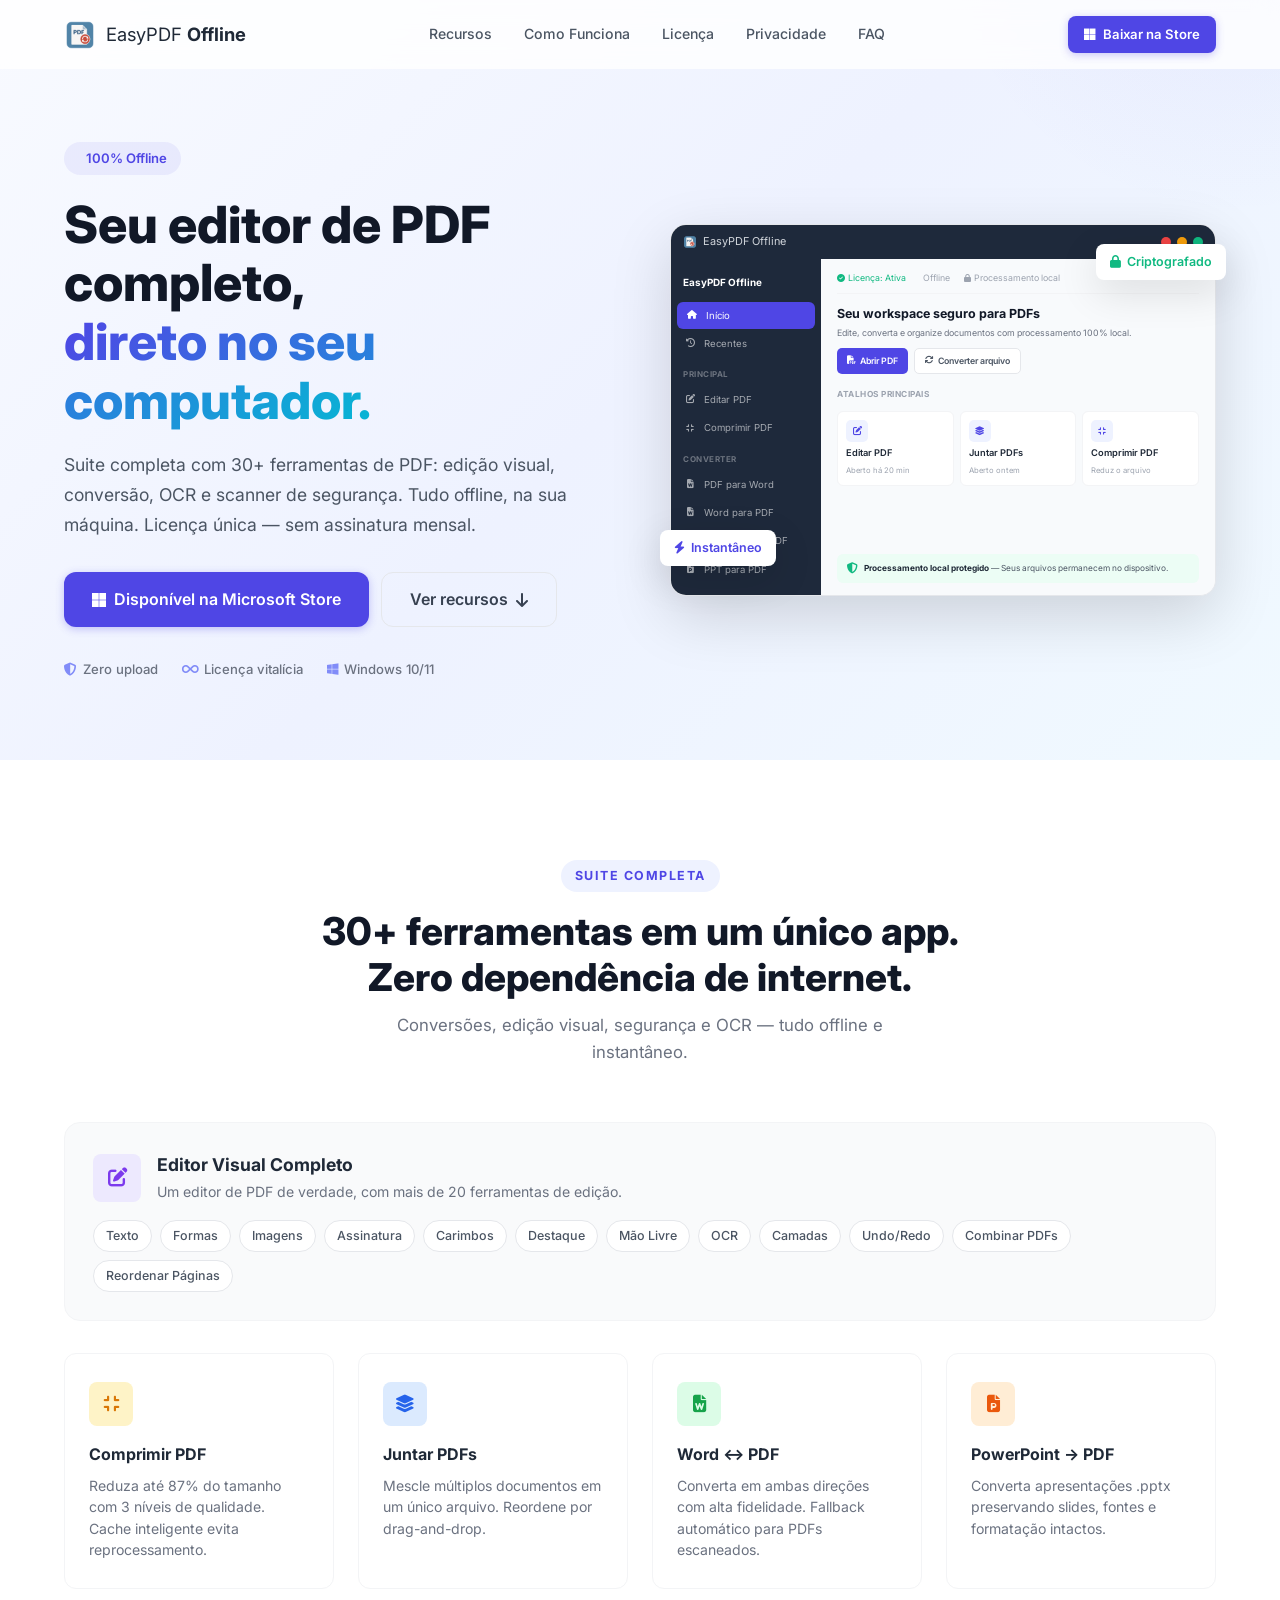
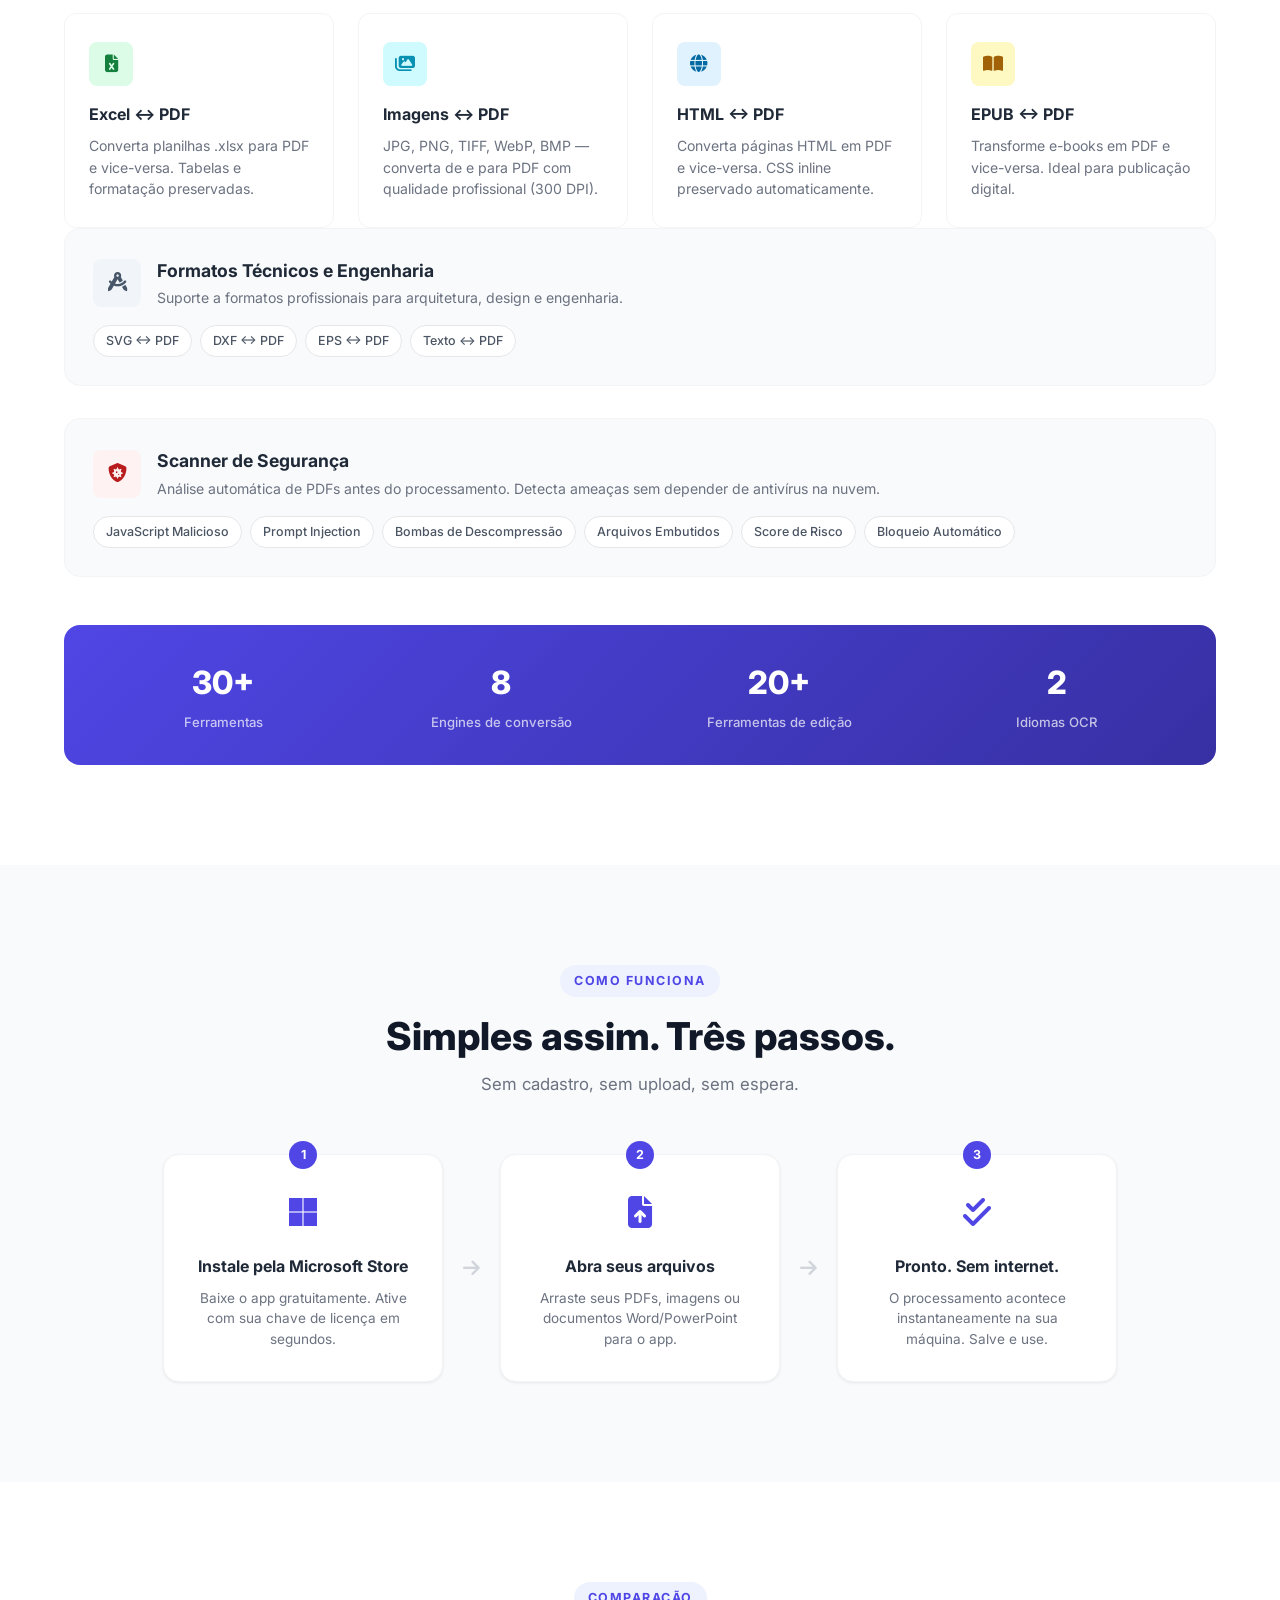
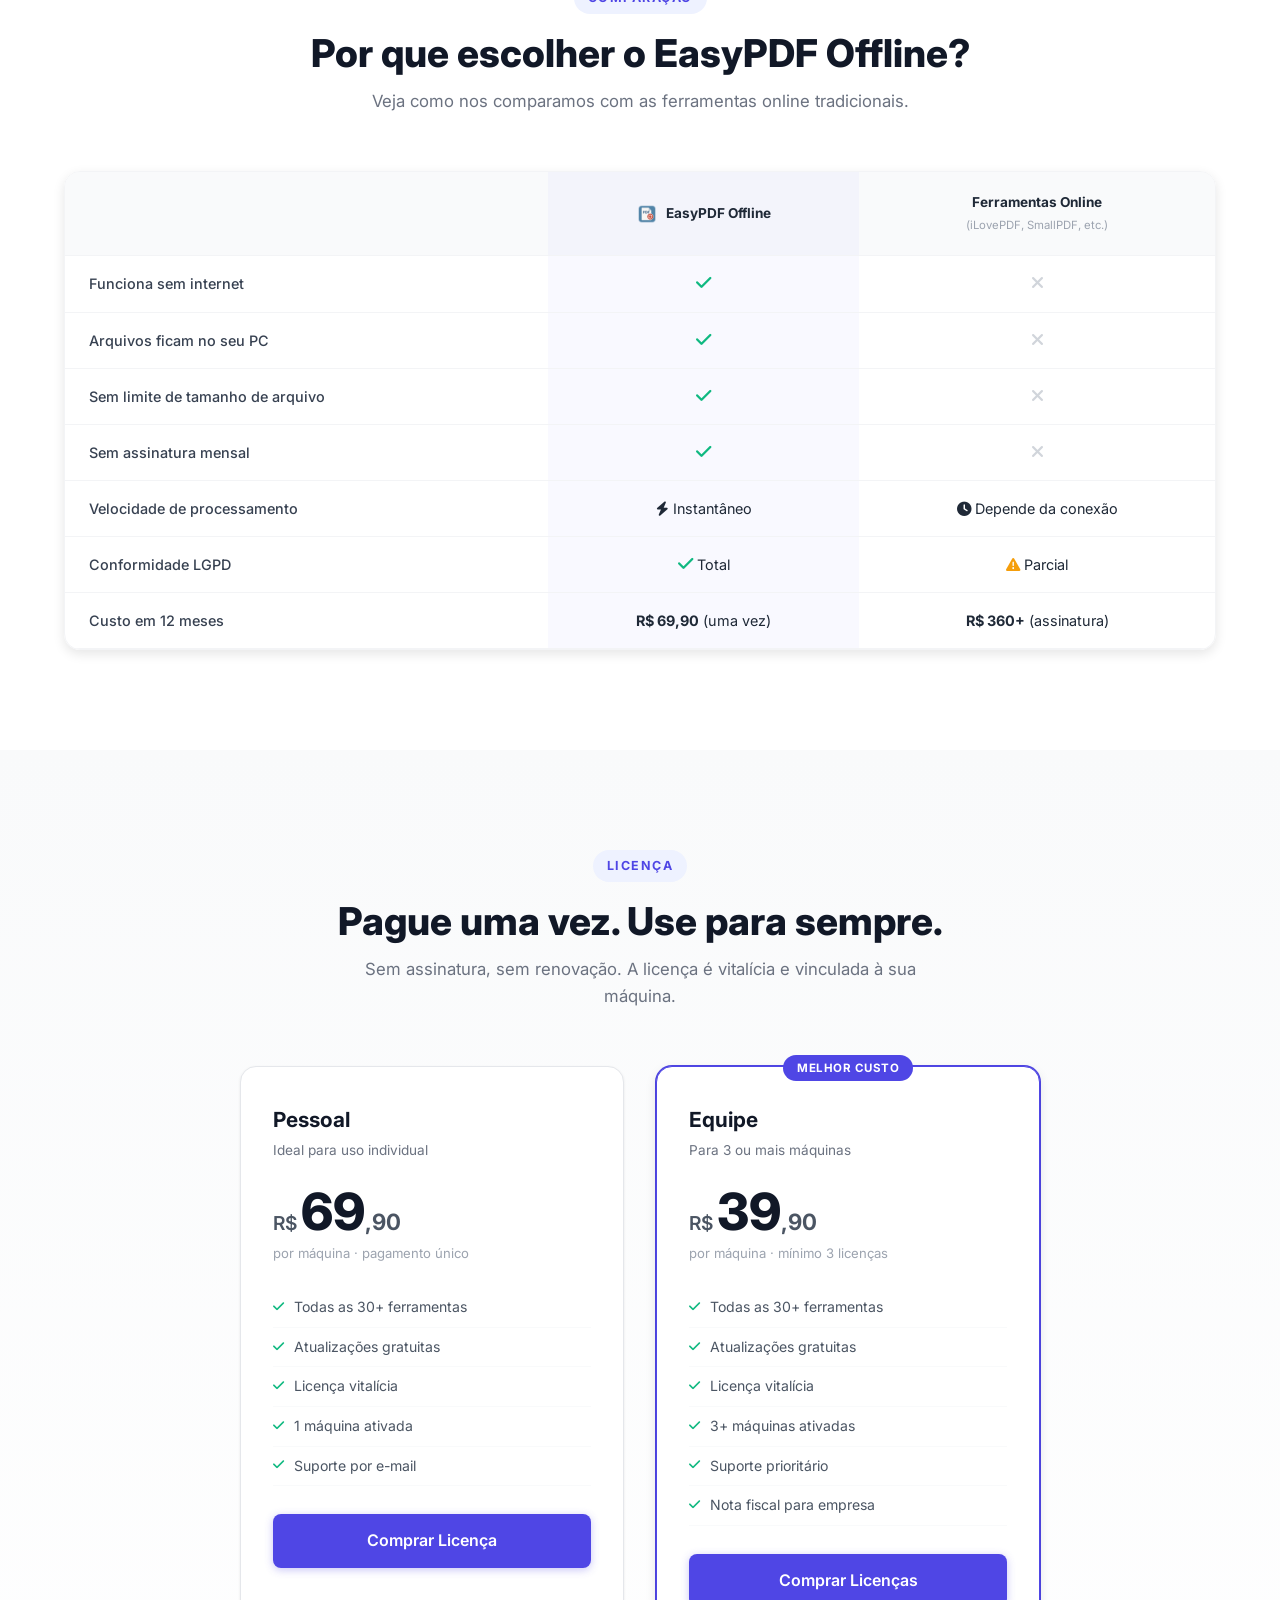
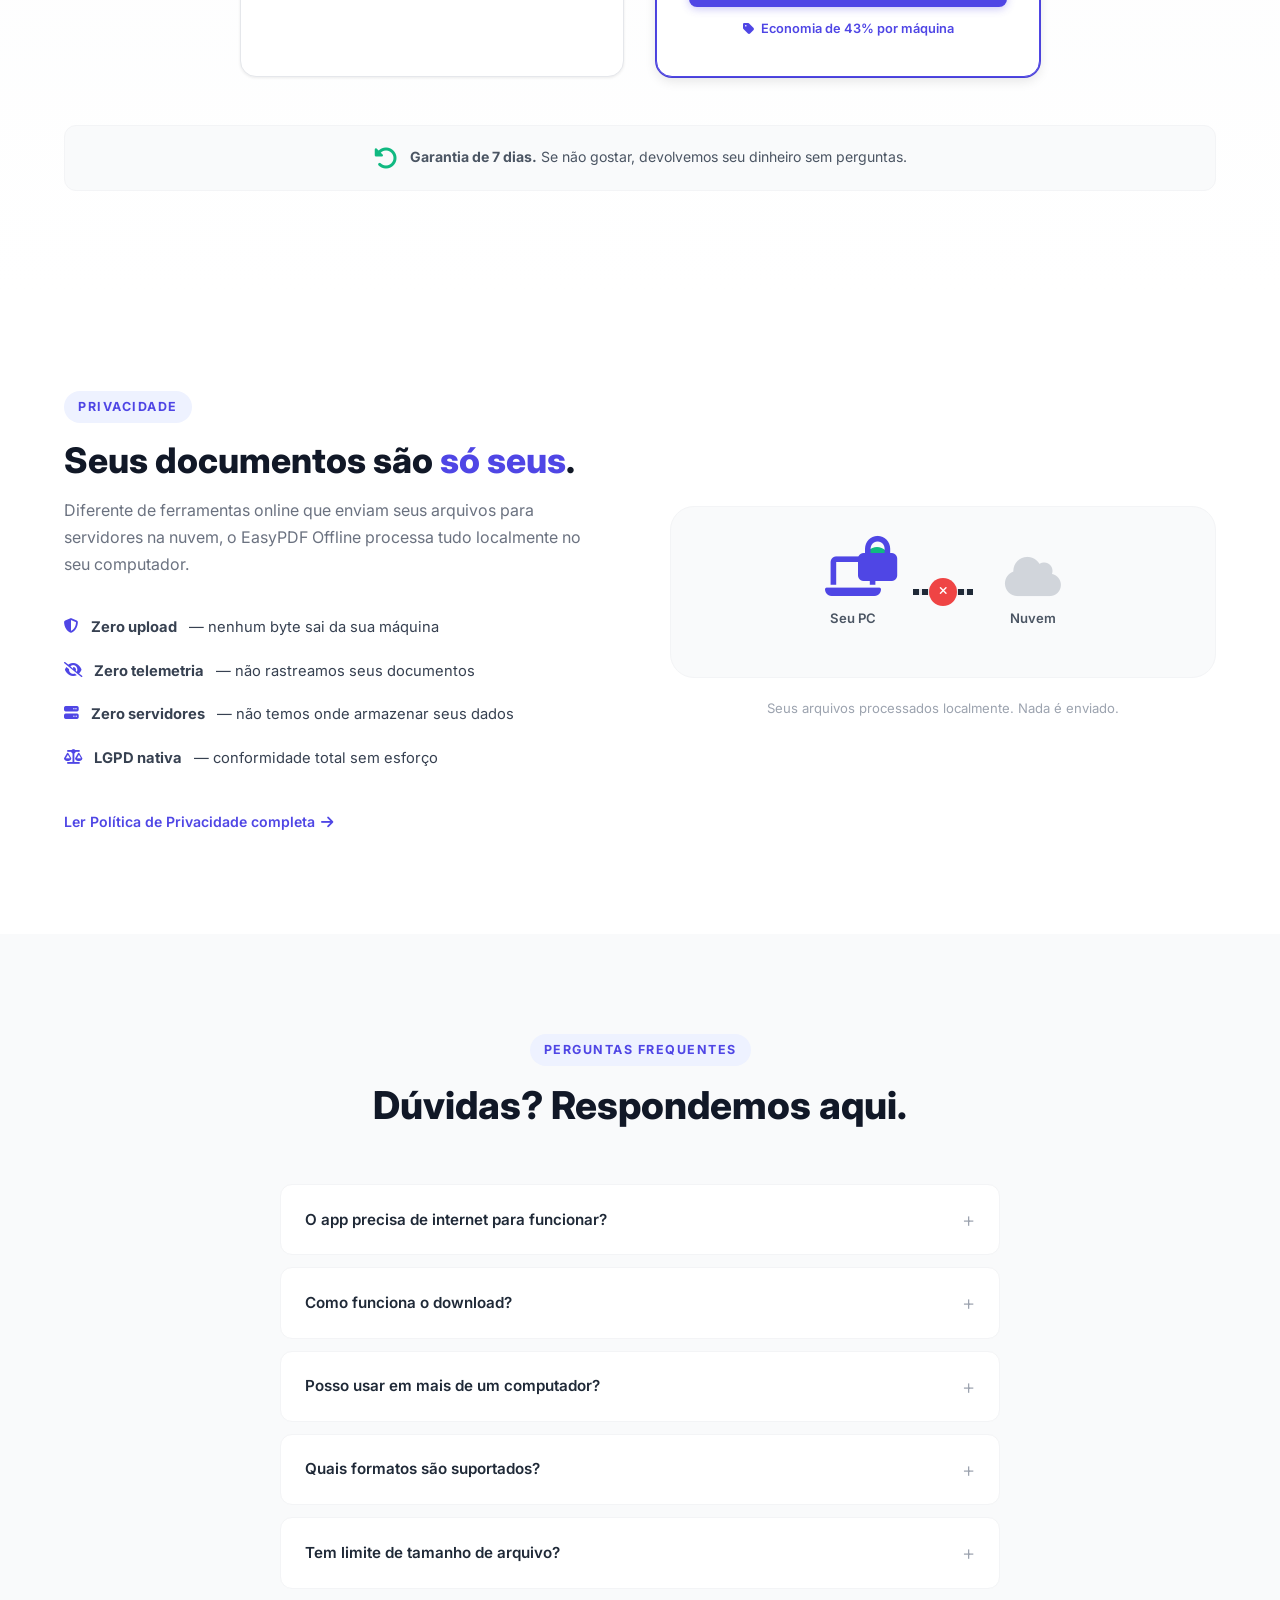
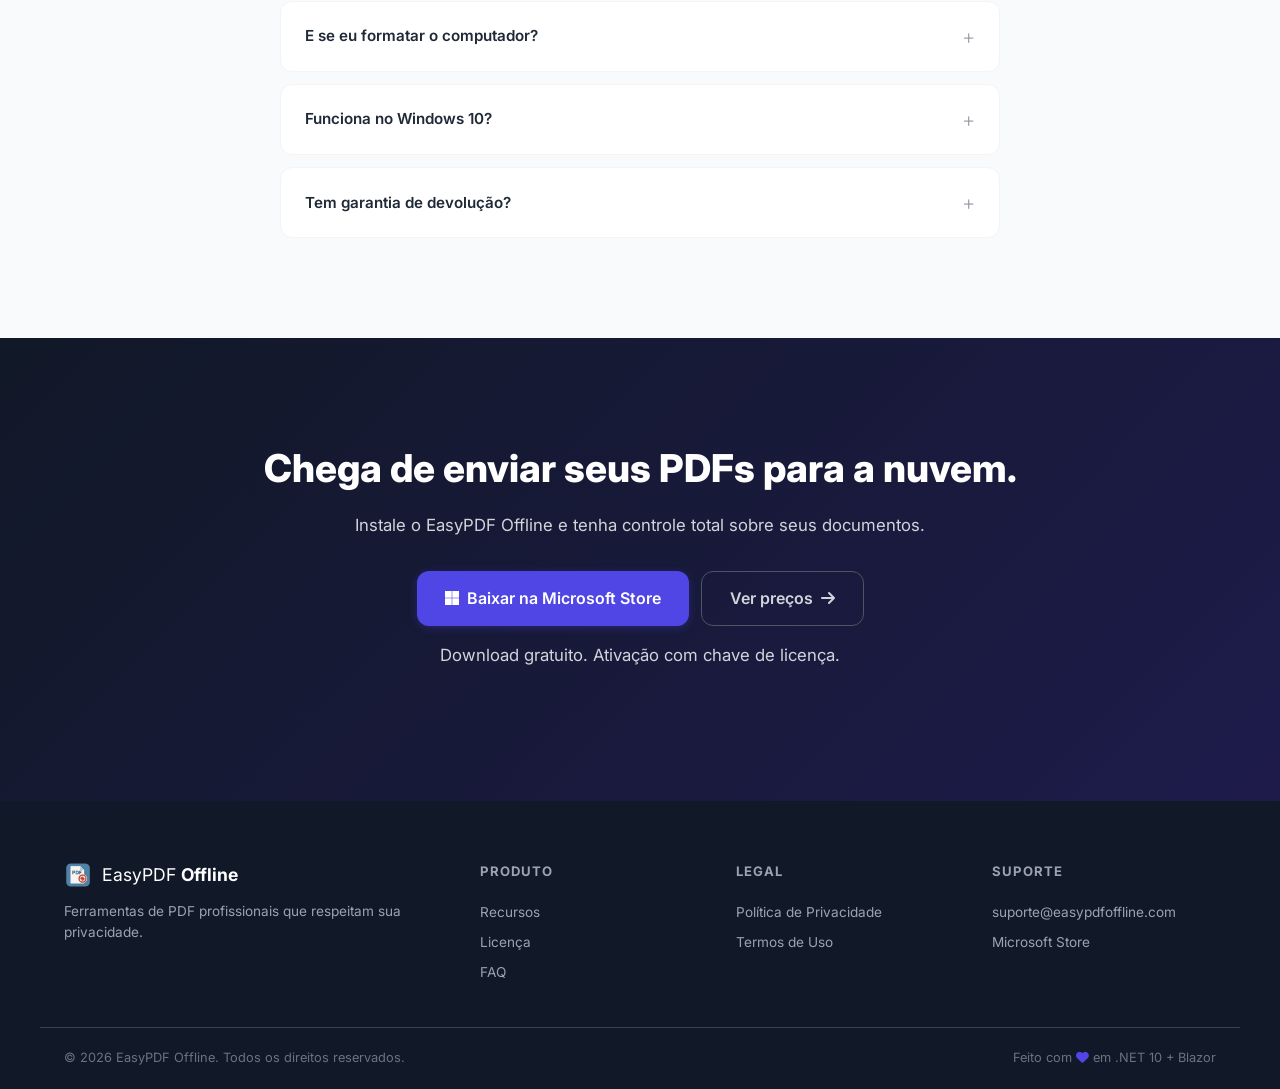
<file: index.html>
<!DOCTYPE html>
<html lang="pt-BR">
<head>
    <meta charset="UTF-8">
    <meta name="viewport" content="width=device-width, initial-scale=1.0">
    <title>EasyPDF Offline - Editor de PDF 100% Offline para Windows</title>
    <meta name="description" content="Suite completa de PDF 100% offline para Windows. 30+ ferramentas: editor visual, conversão, OCR, scanner de segurança. Licença única na Microsoft Store.">
    <meta name="keywords" content="PDF offline, editor PDF Windows, comprimir PDF, converter PDF, juntar PDF, PDF sem internet, privacidade PDF, OCR PDF, scanner PDF, Word para PDF, Excel para PDF">
    <meta property="og:title" content="EasyPDF Offline - Suite de PDF completa, 100% no seu computador">
    <meta property="og:description" content="30+ ferramentas profissionais de PDF que funcionam sem internet. Edição, conversão, OCR e segurança. Licença única, sem assinatura.">
    <meta property="og:type" content="website">
    <meta property="og:image" content="og-image.png">
    <link rel="icon" type="image/x-icon" href="favicon.ico">
    <link rel="apple-touch-icon" href="icon-192.png">
    <link rel="preconnect" href="https://fonts.googleapis.com">
    <link rel="preconnect" href="https://fonts.gstatic.com" crossorigin>
    <link href="https://fonts.googleapis.com/css2?family=Inter:wght@300;400;500;600;700;800&display=swap" rel="stylesheet">
    <link rel="stylesheet" href="https://cdnjs.cloudflare.com/ajax/libs/font-awesome/6.5.0/css/all.min.css">
    <link rel="stylesheet" href="styles.css">
</head>
<body>
    <!-- Navbar -->
    <header class="navbar">
        <div class="container nav-content">
            <a href="#" class="logo">
                <img src="icon-192.png" alt="EasyPDF Offline" class="logo-img">
                <span>EasyPDF <strong>Offline</strong></span>
            </a>
            <nav class="nav-links" id="navLinks">
                <a href="#features">Recursos</a>
                <a href="#how-it-works">Como Funciona</a>
                <a href="#pricing">Licença</a>
                <a href="#privacy">Privacidade</a>
                <a href="#faq">FAQ</a>
            </nav>
            <div class="nav-actions">
                <a href="https://apps.microsoft.com/store/detail/easypdf-offline" target="_blank" class="btn btn-primary btn-sm">
                    <i class="fa-brands fa-microsoft"></i> Baixar na Store
                </a>
                <button class="mobile-toggle" id="mobileToggle" aria-label="Menu">
                    <i class="fa-solid fa-bars"></i>
                </button>
            </div>
        </div>
    </header>

    <!-- Hero -->
    <section class="hero">
        <div class="container hero-content">
            <div class="hero-text">
                <div class="badge"><i class="fa-solid fa-wifi-slash"></i> 100% Offline</div>
                <h1>Seu editor de PDF completo,<br><span class="gradient-text">direto no seu computador.</span></h1>
                <p class="hero-subtitle">Suite completa com 30+ ferramentas de PDF: edição visual, conversão, OCR e scanner de segurança. Tudo offline, na sua máquina. Licença única — sem assinatura mensal.</p>
                <div class="hero-buttons">
                    <a href="https://apps.microsoft.com/store/detail/easypdf-offline" target="_blank" class="btn btn-primary btn-large">
                        <i class="fa-brands fa-microsoft"></i> Disponível na Microsoft Store
                    </a>
                    <a href="#features" class="btn btn-ghost btn-large">
                        Ver recursos <i class="fa-solid fa-arrow-down"></i>
                    </a>
                </div>
                <div class="hero-trust">
                    <div class="trust-item"><i class="fa-solid fa-shield-halved"></i> Zero upload</div>
                    <div class="trust-item"><i class="fa-solid fa-infinity"></i> Licença vitalícia</div>
                    <div class="trust-item"><i class="fa-brands fa-windows"></i> Windows 10/11</div>
                </div>
            </div>
            <div class="hero-visual">
                <div class="app-mockup">
                    <div class="mockup-titlebar">
                        <div class="titlebar-left">
                            <img src="icon-192.png" alt="" class="titlebar-icon">
                            <span class="titlebar-text">EasyPDF Offline</span>
                        </div>
                        <div class="titlebar-dots">
                            <span></span><span></span><span></span>
                        </div>
                    </div>
                    <div class="mockup-content">
                        <div class="mockup-sidebar">
                            <div class="sidebar-brand">EasyPDF Offline</div>
                            <div class="sidebar-item active"><i class="fa-solid fa-house"></i> Início</div>
                            <div class="sidebar-item"><i class="fa-solid fa-clock-rotate-left"></i> Recentes</div>
                            <div class="sidebar-section">PRINCIPAL</div>
                            <div class="sidebar-item"><i class="fa-solid fa-pen-to-square"></i> Editar PDF</div>
                            <div class="sidebar-item"><i class="fa-solid fa-compress"></i> Comprimir PDF</div>
                            <div class="sidebar-section">CONVERTER</div>
                            <div class="sidebar-item"><i class="fa-solid fa-file-word"></i> PDF para Word</div>
                            <div class="sidebar-item"><i class="fa-solid fa-file-word"></i> Word para PDF</div>
                            <div class="sidebar-item"><i class="fa-solid fa-images"></i> Imagens para PDF</div>
                            <div class="sidebar-item"><i class="fa-solid fa-file-powerpoint"></i> PPT para PDF</div>
                        </div>
                        <div class="mockup-main">
                            <div class="mockup-status-bar">
                                <span class="status-item status-active"><i class="fa-solid fa-circle-check"></i> Licença: Ativa</span>
                                <span class="status-item"><i class="fa-solid fa-wifi-slash"></i> Offline</span>
                                <span class="status-item"><i class="fa-solid fa-lock"></i> Processamento local</span>
                            </div>
                            <div class="mockup-hero-area">
                                <h4>Seu workspace seguro para PDFs</h4>
                                <p>Edite, converta e organize documentos com processamento 100% local.</p>
                                <div class="mockup-buttons">
                                    <span class="mock-btn-primary"><i class="fa-solid fa-file-pdf"></i> Abrir PDF</span>
                                    <span class="mock-btn-outline"><i class="fa-solid fa-arrows-rotate"></i> Converter arquivo</span>
                                </div>
                            </div>
                            <div class="mockup-shortcuts-label">ATALHOS PRINCIPAIS</div>
                            <div class="mockup-shortcuts">
                                <div class="shortcut-card">
                                    <div class="shortcut-icon"><i class="fa-solid fa-pen-to-square"></i></div>
                                    <span class="shortcut-name">Editar PDF</span>
                                    <span class="shortcut-meta">Aberto há 20 min</span>
                                </div>
                                <div class="shortcut-card">
                                    <div class="shortcut-icon"><i class="fa-solid fa-layer-group"></i></div>
                                    <span class="shortcut-name">Juntar PDFs</span>
                                    <span class="shortcut-meta">Aberto ontem</span>
                                </div>
                                <div class="shortcut-card">
                                    <div class="shortcut-icon"><i class="fa-solid fa-compress"></i></div>
                                    <span class="shortcut-name">Comprimir PDF</span>
                                    <span class="shortcut-meta">Reduz o arquivo</span>
                                </div>
                            </div>
                            <div class="mockup-footer-bar">
                                <i class="fa-solid fa-shield-halved"></i>
                                <span><strong>Processamento local protegido</strong> — Seus arquivos permanecem no dispositivo.</span>
                            </div>
                        </div>
                    </div>
                </div>
                <div class="float-badge badge-1"><i class="fa-solid fa-lock"></i> Criptografado</div>
                <div class="float-badge badge-2"><i class="fa-solid fa-bolt"></i> Instantâneo</div>
            </div>
        </div>
    </section>

    <!-- Features -->
    <section id="features" class="features">
        <div class="container">
            <div class="section-header">
                <span class="section-badge">Suite Completa</span>
                <h2>30+ ferramentas em um único app.<br>Zero dependência de internet.</h2>
                <p>Conversões, edição visual, segurança e OCR — tudo offline e instantâneo.</p>
            </div>

            <!-- Category: Editor -->
            <div class="feature-category">
                <div class="category-header">
                    <div class="category-icon icon-edit"><i class="fa-solid fa-pen-to-square"></i></div>
                    <div>
                        <h3>Editor Visual Completo</h3>
                        <p>Um editor de PDF de verdade, com mais de 20 ferramentas de edição.</p>
                    </div>
                </div>
                <div class="category-tags">
                    <span class="tag">Texto</span>
                    <span class="tag">Formas</span>
                    <span class="tag">Imagens</span>
                    <span class="tag">Assinatura</span>
                    <span class="tag">Carimbos</span>
                    <span class="tag">Destaque</span>
                    <span class="tag">Mão Livre</span>
                    <span class="tag">OCR</span>
                    <span class="tag">Camadas</span>
                    <span class="tag">Undo/Redo</span>
                    <span class="tag">Combinar PDFs</span>
                    <span class="tag">Reordenar Páginas</span>
                </div>
            </div>

            <!-- Grid: Main Tools -->
            <div class="features-grid">
                <div class="feature-card">
                    <div class="feature-icon icon-compress"><i class="fa-solid fa-compress"></i></div>
                    <h3>Comprimir PDF</h3>
                    <p>Reduza até 87% do tamanho com 3 níveis de qualidade. Cache inteligente evita reprocessamento.</p>
                </div>
                <div class="feature-card">
                    <div class="feature-icon icon-merge"><i class="fa-solid fa-layer-group"></i></div>
                    <h3>Juntar PDFs</h3>
                    <p>Mescle múltiplos documentos em um único arquivo. Reordene por drag-and-drop.</p>
                </div>
                <div class="feature-card">
                    <div class="feature-icon icon-word"><i class="fa-solid fa-file-word"></i></div>
                    <h3>Word &harr; PDF</h3>
                    <p>Converta em ambas direções com alta fidelidade. Fallback automático para PDFs escaneados.</p>
                </div>
                <div class="feature-card">
                    <div class="feature-icon icon-pptx"><i class="fa-solid fa-file-powerpoint"></i></div>
                    <h3>PowerPoint &rarr; PDF</h3>
                    <p>Converta apresentações .pptx preservando slides, fontes e formatação intactos.</p>
                </div>
                <div class="feature-card">
                    <div class="feature-icon icon-excel"><i class="fa-solid fa-file-excel"></i></div>
                    <h3>Excel &harr; PDF</h3>
                    <p>Converta planilhas .xlsx para PDF e vice-versa. Tabelas e formatação preservadas.</p>
                </div>
                <div class="feature-card">
                    <div class="feature-icon icon-images"><i class="fa-solid fa-images"></i></div>
                    <h3>Imagens &harr; PDF</h3>
                    <p>JPG, PNG, TIFF, WebP, BMP — converta de e para PDF com qualidade profissional (300 DPI).</p>
                </div>
                <div class="feature-card">
                    <div class="feature-icon icon-web"><i class="fa-solid fa-globe"></i></div>
                    <h3>HTML &harr; PDF</h3>
                    <p>Converta páginas HTML em PDF e vice-versa. CSS inline preservado automaticamente.</p>
                </div>
                <div class="feature-card">
                    <div class="feature-icon icon-ebook"><i class="fa-solid fa-book-open"></i></div>
                    <h3>EPUB &harr; PDF</h3>
                    <p>Transforme e-books em PDF e vice-versa. Ideal para publicação digital.</p>
                </div>
            </div>

            <!-- Category: Technical -->
            <div class="feature-category">
                <div class="category-header">
                    <div class="category-icon icon-technical"><i class="fa-solid fa-drafting-compass"></i></div>
                    <div>
                        <h3>Formatos Técnicos e Engenharia</h3>
                        <p>Suporte a formatos profissionais para arquitetura, design e engenharia.</p>
                    </div>
                </div>
                <div class="category-tags">
                    <span class="tag">SVG &harr; PDF</span>
                    <span class="tag">DXF &harr; PDF</span>
                    <span class="tag">EPS &harr; PDF</span>
                    <span class="tag">Texto &harr; PDF</span>
                </div>
            </div>

            <!-- Category: Security & Intelligence -->
            <div class="feature-category">
                <div class="category-header">
                    <div class="category-icon icon-security"><i class="fa-solid fa-shield-virus"></i></div>
                    <div>
                        <h3>Scanner de Segurança</h3>
                        <p>Análise automática de PDFs antes do processamento. Detecta ameaças sem depender de antivírus na nuvem.</p>
                    </div>
                </div>
                <div class="category-tags">
                    <span class="tag">JavaScript Malicioso</span>
                    <span class="tag">Prompt Injection</span>
                    <span class="tag">Bombas de Descompressão</span>
                    <span class="tag">Arquivos Embutidos</span>
                    <span class="tag">Score de Risco</span>
                    <span class="tag">Bloqueio Automático</span>
                </div>
            </div>

            <!-- Highlights strip -->
            <div class="features-highlights">
                <div class="highlight-item">
                    <span class="highlight-number">30+</span>
                    <span class="highlight-label">Ferramentas</span>
                </div>
                <div class="highlight-item">
                    <span class="highlight-number">8</span>
                    <span class="highlight-label">Engines de conversão</span>
                </div>
                <div class="highlight-item">
                    <span class="highlight-number">20+</span>
                    <span class="highlight-label">Ferramentas de edição</span>
                </div>
                <div class="highlight-item">
                    <span class="highlight-number">2</span>
                    <span class="highlight-label">Idiomas OCR</span>
                </div>
            </div>
        </div>
    </section>

    <!-- How it works -->
    <section id="how-it-works" class="how-it-works">
        <div class="container">
            <div class="section-header">
                <span class="section-badge">Como Funciona</span>
                <h2>Simples assim. Três passos.</h2>
                <p>Sem cadastro, sem upload, sem espera.</p>
            </div>
            <div class="steps-grid">
                <div class="step-card">
                    <div class="step-number">1</div>
                    <div class="step-icon"><i class="fa-brands fa-microsoft"></i></div>
                    <h3>Instale pela Microsoft Store</h3>
                    <p>Baixe o app gratuitamente. Ative com sua chave de licença em segundos.</p>
                </div>
                <div class="step-arrow"><i class="fa-solid fa-arrow-right"></i></div>
                <div class="step-card">
                    <div class="step-number">2</div>
                    <div class="step-icon"><i class="fa-solid fa-file-arrow-up"></i></div>
                    <h3>Abra seus arquivos</h3>
                    <p>Arraste seus PDFs, imagens ou documentos Word/PowerPoint para o app.</p>
                </div>
                <div class="step-arrow"><i class="fa-solid fa-arrow-right"></i></div>
                <div class="step-card">
                    <div class="step-number">3</div>
                    <div class="step-icon"><i class="fa-solid fa-check-double"></i></div>
                    <h3>Pronto. Sem internet.</h3>
                    <p>O processamento acontece instantaneamente na sua máquina. Salve e use.</p>
                </div>
            </div>
        </div>
    </section>

    <!-- Comparison -->
    <section class="comparison">
        <div class="container">
            <div class="section-header">
                <span class="section-badge">Comparação</span>
                <h2>Por que escolher o EasyPDF Offline?</h2>
                <p>Veja como nos comparamos com as ferramentas online tradicionais.</p>
            </div>
            <div class="comparison-table-wrapper">
                <table class="comparison-table">
                    <thead>
                        <tr>
                            <th></th>
                            <th class="highlight-col">
                                <img src="icon-192.png" alt="" class="table-logo">
                                EasyPDF Offline
                            </th>
                            <th>Ferramentas Online<br><small>(iLovePDF, SmallPDF, etc.)</small></th>
                        </tr>
                    </thead>
                    <tbody>
                        <tr>
                            <td>Funciona sem internet</td>
                            <td class="highlight-col"><i class="fa-solid fa-check check"></i></td>
                            <td><i class="fa-solid fa-xmark cross"></i></td>
                        </tr>
                        <tr>
                            <td>Arquivos ficam no seu PC</td>
                            <td class="highlight-col"><i class="fa-solid fa-check check"></i></td>
                            <td><i class="fa-solid fa-xmark cross"></i></td>
                        </tr>
                        <tr>
                            <td>Sem limite de tamanho de arquivo</td>
                            <td class="highlight-col"><i class="fa-solid fa-check check"></i></td>
                            <td><i class="fa-solid fa-xmark cross"></i></td>
                        </tr>
                        <tr>
                            <td>Sem assinatura mensal</td>
                            <td class="highlight-col"><i class="fa-solid fa-check check"></i></td>
                            <td><i class="fa-solid fa-xmark cross"></i></td>
                        </tr>
                        <tr>
                            <td>Velocidade de processamento</td>
                            <td class="highlight-col"><i class="fa-solid fa-bolt"></i> Instantâneo</td>
                            <td><i class="fa-solid fa-clock"></i> Depende da conexão</td>
                        </tr>
                        <tr>
                            <td>Conformidade LGPD</td>
                            <td class="highlight-col"><i class="fa-solid fa-check check"></i> Total</td>
                            <td><i class="fa-solid fa-triangle-exclamation warning"></i> Parcial</td>
                        </tr>
                        <tr>
                            <td>Custo em 12 meses</td>
                            <td class="highlight-col"><strong>R$ 69,90</strong> (uma vez)</td>
                            <td><strong>R$ 360+</strong> (assinatura)</td>
                        </tr>
                    </tbody>
                </table>
            </div>
        </div>
    </section>

    <!-- Pricing -->
    <section id="pricing" class="pricing">
        <div class="container">
            <div class="section-header">
                <span class="section-badge">Licença</span>
                <h2>Pague uma vez. Use para sempre.</h2>
                <p>Sem assinatura, sem renovação. A licença é vitalícia e vinculada à sua máquina.</p>
            </div>
            <div class="pricing-grid">
                <div class="pricing-card">
                    <div class="pricing-header">
                        <h3>Pessoal</h3>
                        <p class="pricing-desc">Ideal para uso individual</p>
                    </div>
                    <div class="pricing-price">
                        <span class="price-currency">R$</span>
                        <span class="price-value">69</span>
                        <span class="price-cents">,90</span>
                    </div>
                    <p class="price-note">por máquina &middot; pagamento único</p>
                    <ul class="pricing-features">
                        <li><i class="fa-solid fa-check"></i> Todas as 30+ ferramentas</li>
                        <li><i class="fa-solid fa-check"></i> Atualizações gratuitas</li>
                        <li><i class="fa-solid fa-check"></i> Licença vitalícia</li>
                        <li><i class="fa-solid fa-check"></i> 1 máquina ativada</li>
                        <li><i class="fa-solid fa-check"></i> Suporte por e-mail</li>
                    </ul>
                    <a href="buy.html" class="btn btn-primary btn-block">Comprar Licença</a>
                </div>
                <div class="pricing-card pricing-featured">
                    <div class="pricing-badge">Melhor custo</div>
                    <div class="pricing-header">
                        <h3>Equipe</h3>
                        <p class="pricing-desc">Para 3 ou mais máquinas</p>
                    </div>
                    <div class="pricing-price">
                        <span class="price-currency">R$</span>
                        <span class="price-value">39</span>
                        <span class="price-cents">,90</span>
                    </div>
                    <p class="price-note">por máquina &middot; mínimo 3 licenças</p>
                    <ul class="pricing-features">
                        <li><i class="fa-solid fa-check"></i> Todas as 30+ ferramentas</li>
                        <li><i class="fa-solid fa-check"></i> Atualizações gratuitas</li>
                        <li><i class="fa-solid fa-check"></i> Licença vitalícia</li>
                        <li><i class="fa-solid fa-check"></i> 3+ máquinas ativadas</li>
                        <li><i class="fa-solid fa-check"></i> Suporte prioritário</li>
                        <li><i class="fa-solid fa-check"></i> Nota fiscal para empresa</li>
                    </ul>
                    <a href="buy.html?plan=team" class="btn btn-primary btn-block">Comprar Licenças</a>
                    <p class="pricing-savings"><i class="fa-solid fa-tag"></i> Economia de 43% por máquina</p>
                </div>
            </div>
            <div class="pricing-guarantee">
                <i class="fa-solid fa-rotate-left"></i>
                <p><strong>Garantia de 7 dias.</strong> Se não gostar, devolvemos seu dinheiro sem perguntas.</p>
            </div>
        </div>
    </section>

    <!-- Privacy -->
    <section id="privacy" class="privacy">
        <div class="container privacy-content">
            <div class="privacy-text">
                <span class="section-badge">Privacidade</span>
                <h2>Seus documentos são <span class="highlight">só seus</span>.</h2>
                <p>Diferente de ferramentas online que enviam seus arquivos para servidores na nuvem, o EasyPDF Offline processa tudo localmente no seu computador.</p>
                <ul class="check-list">
                    <li><i class="fa-solid fa-shield-halved"></i> <strong>Zero upload</strong> — nenhum byte sai da sua máquina</li>
                    <li><i class="fa-solid fa-eye-slash"></i> <strong>Zero telemetria</strong> — não rastreamos seus documentos</li>
                    <li><i class="fa-solid fa-server"></i> <strong>Zero servidores</strong> — não temos onde armazenar seus dados</li>
                    <li><i class="fa-solid fa-scale-balanced"></i> <strong>LGPD nativa</strong> — conformidade total sem esforço</li>
                </ul>
                <a href="privacy.html" class="link-arrow">Ler Política de Privacidade completa <i class="fa-solid fa-arrow-right"></i></a>
            </div>
            <div class="privacy-visual">
                <div class="privacy-diagram">
                    <div class="diagram-your-pc">
                        <i class="fa-solid fa-laptop"></i>
                        <span>Seu PC</span>
                        <div class="diagram-badge"><i class="fa-solid fa-lock"></i></div>
                    </div>
                    <div class="diagram-arrow">
                        <div class="arrow-blocked">
                            <i class="fa-solid fa-xmark"></i>
                        </div>
                    </div>
                    <div class="diagram-cloud">
                        <i class="fa-solid fa-cloud"></i>
                        <span>Nuvem</span>
                    </div>
                </div>
                <p class="diagram-caption">Seus arquivos processados localmente. Nada é enviado.</p>
            </div>
        </div>
    </section>

    <!-- FAQ -->
    <section id="faq" class="faq">
        <div class="container">
            <div class="section-header">
                <span class="section-badge">Perguntas Frequentes</span>
                <h2>Dúvidas? Respondemos aqui.</h2>
            </div>
            <div class="faq-grid">
                <details class="faq-item">
                    <summary>O app precisa de internet para funcionar?</summary>
                    <p>Não. Após a ativação inicial da licença (que requer uma conexão única), o EasyPDF Offline funciona 100% sem internet. Todas as conversões e edições acontecem localmente na sua máquina.</p>
                </details>
                <details class="faq-item">
                    <summary>Como funciona o download?</summary>
                    <p>O EasyPDF Offline está disponível exclusivamente na Microsoft Store. Basta buscar por "EasyPDF Offline" na Store, instalar gratuitamente, e ativar com sua chave de licença comprada neste site.</p>
                </details>
                <details class="faq-item">
                    <summary>Posso usar em mais de um computador?</summary>
                    <p>Cada licença individual (R$ 69,90) ativa uma máquina. Se precisar de 3 ou mais, o plano Equipe sai por R$ 39,90 por máquina. Você recebe chaves individuais para cada uma.</p>
                </details>
                <details class="faq-item">
                    <summary>Quais formatos são suportados?</summary>
                    <p>PDF, DOCX (Word), PPTX (PowerPoint), JPG, PNG, BMP, GIF e TIFF. Você pode converter entre esses formatos, comprimir PDFs e editar documentos diretamente.</p>
                </details>
                <details class="faq-item">
                    <summary>Tem limite de tamanho de arquivo?</summary>
                    <p>Não há limite imposto pelo software. O processamento depende apenas da capacidade do seu computador. Arquivos de 200+ MB são processados sem problema em máquinas modernas.</p>
                </details>
                <details class="faq-item">
                    <summary>E se eu formatar o computador?</summary>
                    <p>Basta reinstalar da Microsoft Store e reativar com a mesma chave. A licença permanece vinculada ao seu registro, não ao hardware específico.</p>
                </details>
                <details class="faq-item">
                    <summary>Funciona no Windows 10?</summary>
                    <p>Sim. O EasyPDF Offline é compatível com Windows 10 (versão 1809+) e Windows 11. Requer WebView2, que já vem instalado no Windows 11 e é atualizado automaticamente no Windows 10.</p>
                </details>
                <details class="faq-item">
                    <summary>Tem garantia de devolução?</summary>
                    <p>Sim. Oferecemos 7 dias de garantia incondicional. Se não atender suas expectativas, devolvemos 100% do valor sem perguntas.</p>
                </details>
            </div>
        </div>
    </section>

    <!-- CTA Final -->
    <section class="cta-final">
        <div class="container text-center">
            <h2>Chega de enviar seus PDFs para a nuvem.</h2>
            <p>Instale o EasyPDF Offline e tenha controle total sobre seus documentos.</p>
            <div class="cta-buttons">
                <a href="https://apps.microsoft.com/store/detail/easypdf-offline" target="_blank" class="btn btn-primary btn-large">
                    <i class="fa-brands fa-microsoft"></i> Baixar na Microsoft Store
                </a>
                <a href="#pricing" class="btn btn-ghost btn-large">
                    Ver preços <i class="fa-solid fa-arrow-right"></i>
                </a>
            </div>
            <p class="cta-note">Download gratuito. Ativação com chave de licença.</p>
        </div>
    </section>

    <!-- Footer -->
    <footer class="footer">
        <div class="container footer-content">
            <div class="footer-brand">
                <div class="footer-logo">
                    <img src="icon-192.png" alt="EasyPDF Offline" class="footer-logo-img">
                    <span>EasyPDF <strong>Offline</strong></span>
                </div>
                <p class="footer-tagline">Ferramentas de PDF profissionais que respeitam sua privacidade.</p>
            </div>
            <div class="footer-links">
                <div class="footer-col">
                    <h4>Produto</h4>
                    <a href="#features">Recursos</a>
                    <a href="#pricing">Licença</a>
                    <a href="#faq">FAQ</a>
                </div>
                <div class="footer-col">
                    <h4>Legal</h4>
                    <a href="privacy.html">Política de Privacidade</a>
                    <a href="terms.html">Termos de Uso</a>
                </div>
                <div class="footer-col">
                    <h4>Suporte</h4>
                    <a href="mailto:suporte@easypdfoffline.com">suporte@easypdfoffline.com</a>
                    <a href="https://apps.microsoft.com/store/detail/easypdf-offline" target="_blank">Microsoft Store</a>
                </div>
            </div>
        </div>
        <div class="footer-bottom">
            <div class="container">
                <p>&copy; 2026 EasyPDF Offline. Todos os direitos reservados.</p>
                <p>Feito com <i class="fa-solid fa-heart" style="color: var(--primary)"></i> em .NET 10 + Blazor</p>
            </div>
        </div>
    </footer>

    <script>
        // Mobile menu toggle
        const toggle = document.getElementById('mobileToggle');
        const navLinks = document.getElementById('navLinks');
        toggle.addEventListener('click', () => {
            navLinks.classList.toggle('active');
            toggle.querySelector('i').classList.toggle('fa-bars');
            toggle.querySelector('i').classList.toggle('fa-xmark');
        });

        // Navbar scroll effect
        window.addEventListener('scroll', () => {
            const nav = document.querySelector('.navbar');
            nav.classList.toggle('scrolled', window.scrollY > 50);
        });

        // Smooth scroll
        document.querySelectorAll('a[href^="#"]').forEach(anchor => {
            anchor.addEventListener('click', function (e) {
                const target = document.querySelector(this.getAttribute('href'));
                if (target) {
                    e.preventDefault();
                    target.scrollIntoView({ behavior: 'smooth', block: 'start' });
                    navLinks.classList.remove('active');
                }
            });
        });

        // FAQ toggle animation
        document.querySelectorAll('.faq-item').forEach(item => {
            item.addEventListener('toggle', function () {
                if (this.open) {
                    document.querySelectorAll('.faq-item').forEach(other => {
                        if (other !== this) other.removeAttribute('open');
                    });
                }
            });
        });
    </script>
</body>
</html>
</file>
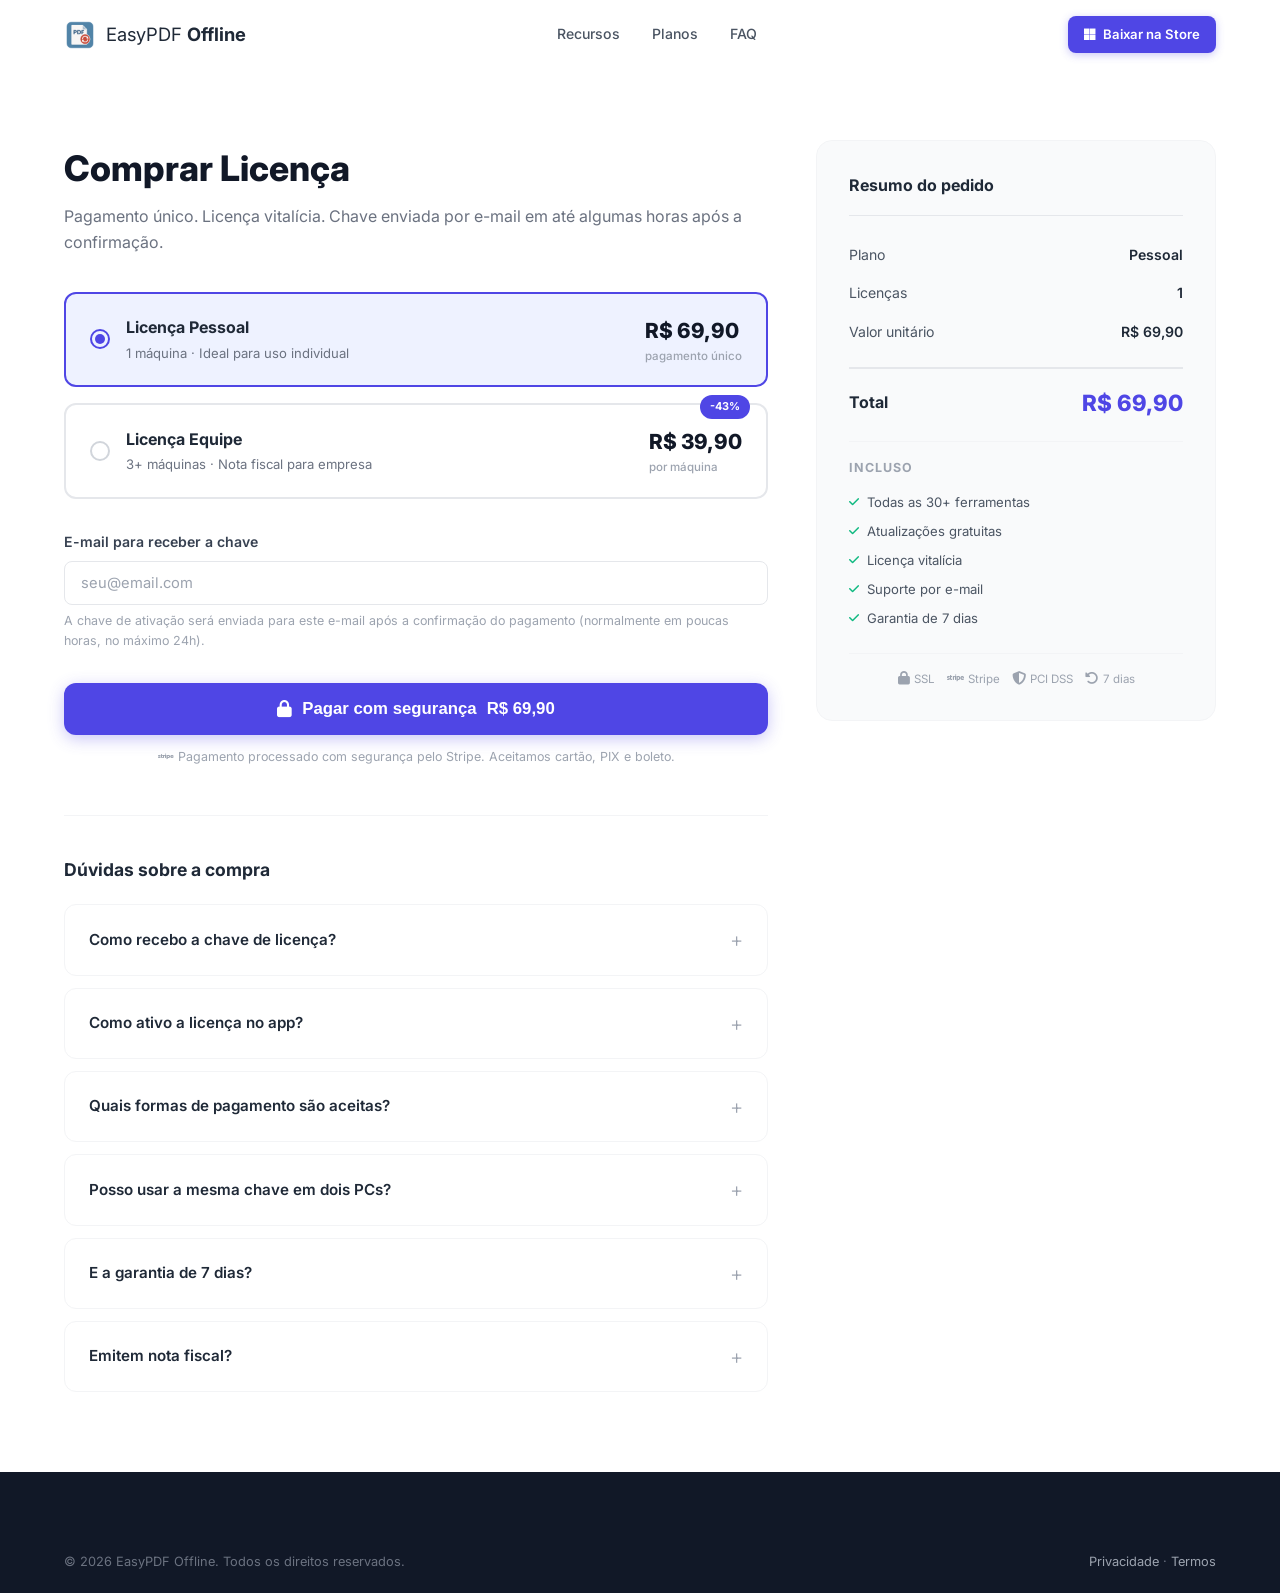
<file: buy.html>
<!DOCTYPE html>
<html lang="pt-BR">
<head>
    <meta charset="UTF-8">
    <meta name="viewport" content="width=device-width, initial-scale=1.0">
    <title>Comprar Licença - EasyPDF Offline</title>
    <meta name="description" content="Adquira sua licença vitalícia do EasyPDF Offline. Pagamento único, sem assinatura. PIX, cartão e boleto.">
    <link rel="icon" type="image/x-icon" href="favicon.ico">
    <link rel="preconnect" href="https://fonts.googleapis.com">
    <link rel="preconnect" href="https://fonts.gstatic.com" crossorigin>
    <link href="https://fonts.googleapis.com/css2?family=Inter:wght@300;400;500;600;700;800&display=swap" rel="stylesheet">
    <link rel="stylesheet" href="https://cdnjs.cloudflare.com/ajax/libs/font-awesome/6.5.0/css/all.min.css">
    <link rel="stylesheet" href="styles.css">
    <style>
        .buy-page { padding: 140px 0 80px; }
        .buy-layout {
            display: grid;
            grid-template-columns: 1fr 400px;
            gap: 48px;
            align-items: start;
        }
        .buy-main h1 {
            font-size: 2.2rem;
            font-weight: 800;
            color: var(--gray-900);
            margin-bottom: 8px;
        }
        .buy-main > p {
            font-size: 1rem;
            color: var(--gray-500);
            margin-bottom: 36px;
        }

        /* Plan Selector */
        .plan-selector {
            display: flex;
            flex-direction: column;
            gap: 16px;
            margin-bottom: 32px;
        }
        .plan-option {
            display: flex;
            align-items: center;
            gap: 16px;
            padding: 20px 24px;
            border-radius: var(--radius-md);
            border: 2px solid var(--gray-200);
            cursor: pointer;
            transition: all 0.2s ease;
            position: relative;
        }
        .plan-option:hover {
            border-color: var(--primary-light);
        }
        .plan-option.selected {
            border-color: var(--primary);
            background: var(--primary-bg);
        }
        .plan-option input[type="radio"] {
            display: none;
        }
        .plan-radio {
            width: 20px;
            height: 20px;
            border-radius: 50%;
            border: 2px solid var(--gray-300);
            display: flex;
            align-items: center;
            justify-content: center;
            flex-shrink: 0;
            transition: all 0.2s ease;
        }
        .plan-option.selected .plan-radio {
            border-color: var(--primary);
        }
        .plan-radio::after {
            content: '';
            width: 10px;
            height: 10px;
            border-radius: 50%;
            background: var(--primary);
            transform: scale(0);
            transition: transform 0.2s ease;
        }
        .plan-option.selected .plan-radio::after {
            transform: scale(1);
        }
        .plan-info { flex: 1; }
        .plan-info h4 {
            font-size: 1rem;
            font-weight: 700;
            color: var(--gray-800);
            margin-bottom: 2px;
        }
        .plan-info p {
            font-size: 0.82rem;
            color: var(--gray-500);
        }
        .plan-price {
            font-size: 1.3rem;
            font-weight: 800;
            color: var(--gray-900);
            white-space: nowrap;
        }
        .plan-price small {
            font-size: 0.72rem;
            font-weight: 500;
            color: var(--gray-400);
            display: block;
        }
        .plan-badge {
            position: absolute;
            top: -10px;
            right: 16px;
            font-size: 0.68rem;
            font-weight: 700;
            background: var(--primary);
            color: #fff;
            padding: 3px 10px;
            border-radius: 100px;
            text-transform: uppercase;
        }

        /* Quantity selector */
        .quantity-section {
            margin-bottom: 32px;
            display: none;
        }
        .quantity-section.visible { display: block; }
        .quantity-section label {
            display: block;
            font-size: 0.88rem;
            font-weight: 600;
            color: var(--gray-700);
            margin-bottom: 8px;
        }
        .quantity-control {
            display: flex;
            align-items: center;
            gap: 12px;
        }
        .qty-btn {
            width: 36px;
            height: 36px;
            border-radius: var(--radius-sm);
            border: 1px solid var(--gray-200);
            background: #fff;
            font-size: 1.1rem;
            font-weight: 600;
            cursor: pointer;
            display: flex;
            align-items: center;
            justify-content: center;
            transition: all 0.15s ease;
            color: var(--gray-600);
        }
        .qty-btn:hover { border-color: var(--primary); color: var(--primary); }
        .qty-value {
            font-size: 1.1rem;
            font-weight: 700;
            color: var(--gray-900);
            min-width: 32px;
            text-align: center;
        }
        .qty-note {
            font-size: 0.78rem;
            color: var(--gray-400);
            margin-top: 8px;
        }

        /* Email */
        .email-section { margin-bottom: 32px; }
        .email-section label {
            display: block;
            font-size: 0.88rem;
            font-weight: 600;
            color: var(--gray-700);
            margin-bottom: 8px;
        }
        .email-input {
            width: 100%;
            padding: 12px 16px;
            border-radius: var(--radius-sm);
            border: 1.5px solid var(--gray-200);
            font-family: var(--font);
            font-size: 0.92rem;
            color: var(--gray-800);
            transition: border-color 0.2s ease;
            outline: none;
        }
        .email-input:focus { border-color: var(--primary); }
        .email-input::placeholder { color: var(--gray-400); }
        .email-note {
            font-size: 0.78rem;
            color: var(--gray-400);
            margin-top: 6px;
        }

        /* Checkout button */
        .checkout-btn {
            width: 100%;
            padding: 16px 24px;
            font-size: 1.05rem;
            font-weight: 700;
            border-radius: var(--radius-md);
            background: var(--primary);
            color: #fff;
            border: none;
            cursor: pointer;
            display: flex;
            align-items: center;
            justify-content: center;
            gap: 10px;
            transition: all 0.2s ease;
            box-shadow: 0 4px 16px rgba(79,70,229,0.3);
        }
        .checkout-btn:hover {
            background: var(--primary-dark);
            transform: translateY(-2px);
            box-shadow: 0 6px 24px rgba(79,70,229,0.4);
        }

        /* Order Summary Sidebar */
        .order-summary {
            position: sticky;
            top: 100px;
            background: var(--gray-50);
            border-radius: var(--radius-lg);
            border: 1px solid var(--gray-100);
            padding: 32px;
        }
        .order-summary h3 {
            font-size: 1rem;
            font-weight: 700;
            color: var(--gray-800);
            margin-bottom: 20px;
            padding-bottom: 16px;
            border-bottom: 1px solid var(--gray-200);
        }
        .summary-row {
            display: flex;
            justify-content: space-between;
            align-items: center;
            padding: 8px 0;
            font-size: 0.88rem;
        }
        .summary-row span:first-child { color: var(--gray-600); }
        .summary-row span:last-child { color: var(--gray-800); font-weight: 600; }
        .summary-total {
            display: flex;
            justify-content: space-between;
            align-items: center;
            padding-top: 16px;
            margin-top: 16px;
            border-top: 2px solid var(--gray-200);
        }
        .summary-total span:first-child {
            font-size: 1rem;
            font-weight: 700;
            color: var(--gray-800);
        }
        .summary-total span:last-child {
            font-size: 1.4rem;
            font-weight: 800;
            color: var(--primary);
        }
        .summary-includes {
            margin-top: 20px;
            padding-top: 16px;
            border-top: 1px solid var(--gray-100);
        }
        .summary-includes h4 {
            font-size: 0.78rem;
            font-weight: 700;
            text-transform: uppercase;
            letter-spacing: 1px;
            color: var(--gray-400);
            margin-bottom: 10px;
        }
        .summary-includes li {
            display: flex;
            align-items: center;
            gap: 8px;
            font-size: 0.82rem;
            color: var(--gray-600);
            padding: 4px 0;
            list-style: none;
        }
        .summary-includes li i { color: var(--success); font-size: 0.72rem; }

        .trust-badges {
            display: flex;
            gap: 12px;
            justify-content: center;
            margin-top: 20px;
            padding-top: 16px;
            border-top: 1px solid var(--gray-100);
        }
        .trust-badge {
            display: flex;
            align-items: center;
            gap: 4px;
            font-size: 0.72rem;
            color: var(--gray-400);
        }
        .trust-badge i { font-size: 0.85rem; }

        /* Buy FAQ */
        .buy-faq {
            margin-top: 48px;
            padding-top: 40px;
            border-top: 1px solid var(--gray-100);
        }
        .buy-faq h3 {
            font-size: 1.1rem;
            font-weight: 700;
            color: var(--gray-800);
            margin-bottom: 20px;
        }

        /* Responsive */
        @media (max-width: 768px) {
            .buy-layout {
                grid-template-columns: 1fr;
                gap: 32px;
            }
            .order-summary {
                position: static;
                order: -1;
            }
            .buy-main h1 { font-size: 1.8rem; }
        }
    </style>
</head>
<body>
    <header class="navbar scrolled">
        <div class="container nav-content">
            <a href="index.html" class="logo">
                <img src="icon-192.png" alt="EasyPDF Offline" class="logo-img">
                <span>EasyPDF <strong>Offline</strong></span>
            </a>
            <nav class="nav-links">
                <a href="index.html#features">Recursos</a>
                <a href="index.html#pricing">Planos</a>
                <a href="index.html#faq">FAQ</a>
            </nav>
            <div class="nav-actions">
                <a href="https://apps.microsoft.com/store/detail/easypdf-offline" target="_blank" class="btn btn-primary btn-sm">
                    <i class="fa-brands fa-microsoft"></i> Baixar na Store
                </a>
            </div>
        </div>
    </header>

    <section class="buy-page">
        <div class="container">
            <div class="buy-layout">
                <!-- Main Content -->
                <div class="buy-main">
                    <h1>Comprar Licença</h1>
                    <p>Pagamento único. Licença vitalícia. Chave enviada por e-mail em até algumas horas após a confirmação.</p>

                    <!-- Plan Selection -->
                    <div class="plan-selector">
                        <label class="plan-option selected" id="planPersonal" onclick="selectPlan('personal')">
                            <input type="radio" name="plan" value="personal" checked>
                            <div class="plan-radio"></div>
                            <div class="plan-info">
                                <h4>Licença Pessoal</h4>
                                <p>1 máquina &middot; Ideal para uso individual</p>
                            </div>
                            <div class="plan-price">
                                R$ 69,90
                                <small>pagamento único</small>
                            </div>
                        </label>

                        <label class="plan-option" id="planTeam" onclick="selectPlan('team')">
                            <input type="radio" name="plan" value="team">
                            <div class="plan-radio"></div>
                            <div class="plan-info">
                                <h4>Licença Equipe</h4>
                                <p>3+ máquinas &middot; Nota fiscal para empresa</p>
                            </div>
                            <div class="plan-price">
                                R$ 39,90
                                <small>por máquina</small>
                            </div>
                            <div class="plan-badge">-43%</div>
                        </label>
                    </div>

                    <!-- Quantity (team only) -->
                    <div class="quantity-section" id="quantitySection">
                        <label>Quantidade de licenças</label>
                        <div class="quantity-control">
                            <span class="qty-value" id="qtyValue">3</span>
                            <span class="qty-note" style="margin:0;">licenças no pacote</span>
                        </div>
                        <p class="qty-note">Pacote de 3 licenças. Cada licença ativa uma máquina. Precisa de mais? Fale com suporte@easypdfoffline.com.</p>
                    </div>

                    <!-- Email -->
                    <div class="email-section">
                        <label for="email">E-mail para receber a chave</label>
                        <input type="email" id="email" class="email-input" placeholder="seu@email.com" required>
                        <p class="email-note">A chave de ativação será enviada para este e-mail após a confirmação do pagamento (normalmente em poucas horas, no máximo 24h).</p>
                    </div>

                    <!-- Checkout Button -->
                    <button class="checkout-btn" id="checkoutBtn" onclick="goToCheckout()">
                        <i class="fa-solid fa-lock"></i>
                        <span>Pagar com segurança</span>
                        <span id="checkoutPrice">R$ 69,90</span>
                    </button>
                    <p style="text-align: center; font-size: 0.78rem; color: var(--gray-400); margin-top: 12px;">
                        <i class="fa-brands fa-stripe"></i> Pagamento processado com segurança pelo Stripe. Aceitamos cartão, PIX e boleto.
                    </p>

                    <!-- Buy FAQ -->
                    <div class="buy-faq">
                        <h3>Dúvidas sobre a compra</h3>
                        <div class="faq-grid">
                            <details class="faq-item">
                                <summary>Como recebo a chave de licença?</summary>
                                <p>Após a confirmação do pagamento, você receberá um e-mail com sua chave de ativação no formato XXXX-XXXX-XXXX-XXXX — normalmente em poucas horas (no máximo 24h úteis). Para PIX/boleto, o prazo conta a partir da compensação do pagamento.</p>
                            </details>
                            <details class="faq-item">
                                <summary>Como ativo a licença no app?</summary>
                                <p>Abra o EasyPDF Offline (disponível na Microsoft Store), cole sua chave na tela de ativação, informe seu e-mail e clique em "Ativar". O processo leva menos de 5 segundos e requer internet apenas nesse momento.</p>
                            </details>
                            <details class="faq-item">
                                <summary>Quais formas de pagamento são aceitas?</summary>
                                <p>Cartão de crédito (Visa, Mastercard, Amex, Elo), PIX (aprovação instantânea) e boleto bancário (compensação em 1-2 dias úteis). Todos processados pelo Stripe com certificação PCI DSS.</p>
                            </details>
                            <details class="faq-item">
                                <summary>Posso usar a mesma chave em dois PCs?</summary>
                                <p>Não. Cada chave de licença ativa uma máquina. Se precisar de mais, escolha o plano Equipe (R$ 39,90/máquina) ou compre licenças individuais adicionais.</p>
                            </details>
                            <details class="faq-item">
                                <summary>E a garantia de 7 dias?</summary>
                                <p>Se não estiver satisfeito, envie um e-mail para suporte@easypdfoffline.com dentro de 7 dias e devolvemos 100% do valor. Sem perguntas, sem burocracia.</p>
                            </details>
                            <details class="faq-item">
                                <summary>Emitem nota fiscal?</summary>
                                <p>Sim. Para compras no plano Equipe, emitimos nota fiscal eletrônica (NF-e). Para licenças individuais, emitimos recibo. Solicite via e-mail após a compra.</p>
                            </details>
                        </div>
                    </div>
                </div>

                <!-- Order Summary Sidebar -->
                <div class="order-summary">
                    <h3>Resumo do pedido</h3>
                    <div class="summary-row">
                        <span>Plano</span>
                        <span id="summaryPlan">Pessoal</span>
                    </div>
                    <div class="summary-row">
                        <span>Licenças</span>
                        <span id="summaryQty">1</span>
                    </div>
                    <div class="summary-row">
                        <span>Valor unitário</span>
                        <span id="summaryUnit">R$ 69,90</span>
                    </div>
                    <div class="summary-total">
                        <span>Total</span>
                        <span id="summaryTotal">R$ 69,90</span>
                    </div>

                    <div class="summary-includes">
                        <h4>Incluso</h4>
                        <ul>
                            <li><i class="fa-solid fa-check"></i> Todas as 30+ ferramentas</li>
                            <li><i class="fa-solid fa-check"></i> Atualizações gratuitas</li>
                            <li><i class="fa-solid fa-check"></i> Licença vitalícia</li>
                            <li><i class="fa-solid fa-check"></i> Suporte por e-mail</li>
                            <li><i class="fa-solid fa-check"></i> Garantia de 7 dias</li>
                        </ul>
                    </div>

                    <div class="trust-badges">
                        <div class="trust-badge"><i class="fa-solid fa-lock"></i> SSL</div>
                        <div class="trust-badge"><i class="fa-brands fa-stripe"></i> Stripe</div>
                        <div class="trust-badge"><i class="fa-solid fa-shield-halved"></i> PCI DSS</div>
                        <div class="trust-badge"><i class="fa-solid fa-rotate-left"></i> 7 dias</div>
                    </div>
                </div>
            </div>
        </div>
    </section>

    <footer class="footer">
        <div class="footer-bottom">
            <div class="container">
                <p>&copy; 2026 EasyPDF Offline. Todos os direitos reservados.</p>
                <p><a href="privacy.html" style="color: var(--gray-400);">Privacidade</a> &middot; <a href="terms.html" style="color: var(--gray-400);">Termos</a></p>
            </div>
        </div>
    </footer>

    <script>
        let currentPlan = 'personal';
        let quantity = 3;

        const PRICES = {
            personal: 69.90,
            team: 39.90
        };

        // Stripe Payment Links (produção)
        // personal  = R$ 69,90  (1 licença)
        // team_3    = R$ 119,70 (pacote de 3 licenças)
        const STRIPE_LINKS = {
            personal: 'https://buy.stripe.com/6oU7sL9Phg7K8H5fgX8AE00',
            team_3: 'https://buy.stripe.com/bJe28raTlaNq0az1q78AE01'
        };

        function selectPlan(plan) {
            currentPlan = plan;

            // Update UI
            document.getElementById('planPersonal').classList.toggle('selected', plan === 'personal');
            document.getElementById('planTeam').classList.toggle('selected', plan === 'team');
            document.getElementById('quantitySection').classList.toggle('visible', plan === 'team');

            updateSummary();
        }

        function updateSummary() {
            const qty = currentPlan === 'personal' ? 1 : quantity;
            const unitPrice = PRICES[currentPlan];
            const total = unitPrice * qty;

            document.getElementById('summaryPlan').textContent = currentPlan === 'personal' ? 'Pessoal' : 'Equipe';
            document.getElementById('summaryQty').textContent = qty;
            document.getElementById('summaryUnit').textContent = formatBRL(unitPrice);
            document.getElementById('summaryTotal').textContent = formatBRL(total);
            document.getElementById('checkoutPrice').textContent = formatBRL(total);
        }

        function formatBRL(value) {
            return 'R$ ' + value.toFixed(2).replace('.', ',');
        }

        function goToCheckout() {
            const email = document.getElementById('email').value.trim();

            if (!email || !email.includes('@')) {
                document.getElementById('email').style.borderColor = '#ef4444';
                document.getElementById('email').focus();
                return;
            }

            // Determina o link do Stripe baseado no plano
            const stripeLink = currentPlan === 'personal'
                ? STRIPE_LINKS.personal
                : STRIPE_LINKS.team_3;

            // Adiciona email como prefill do Stripe Checkout
            const separator = stripeLink.includes('?') ? '&' : '?';
            const checkoutUrl = `${stripeLink}${separator}prefilled_email=${encodeURIComponent(email)}`;

            window.location.href = checkoutUrl;
        }

        // Reset border on input focus
        document.getElementById('email').addEventListener('focus', function() {
            this.style.borderColor = '';
        });

        // Check URL params for plan preselection
        const params = new URLSearchParams(window.location.search);
        if (params.get('plan') === 'team') {
            selectPlan('team');
        }

        // Navbar scroll
        window.addEventListener('scroll', () => {
            document.querySelector('.navbar').classList.toggle('scrolled', window.scrollY > 50);
        });
    </script>
</body>
</html>
</file>
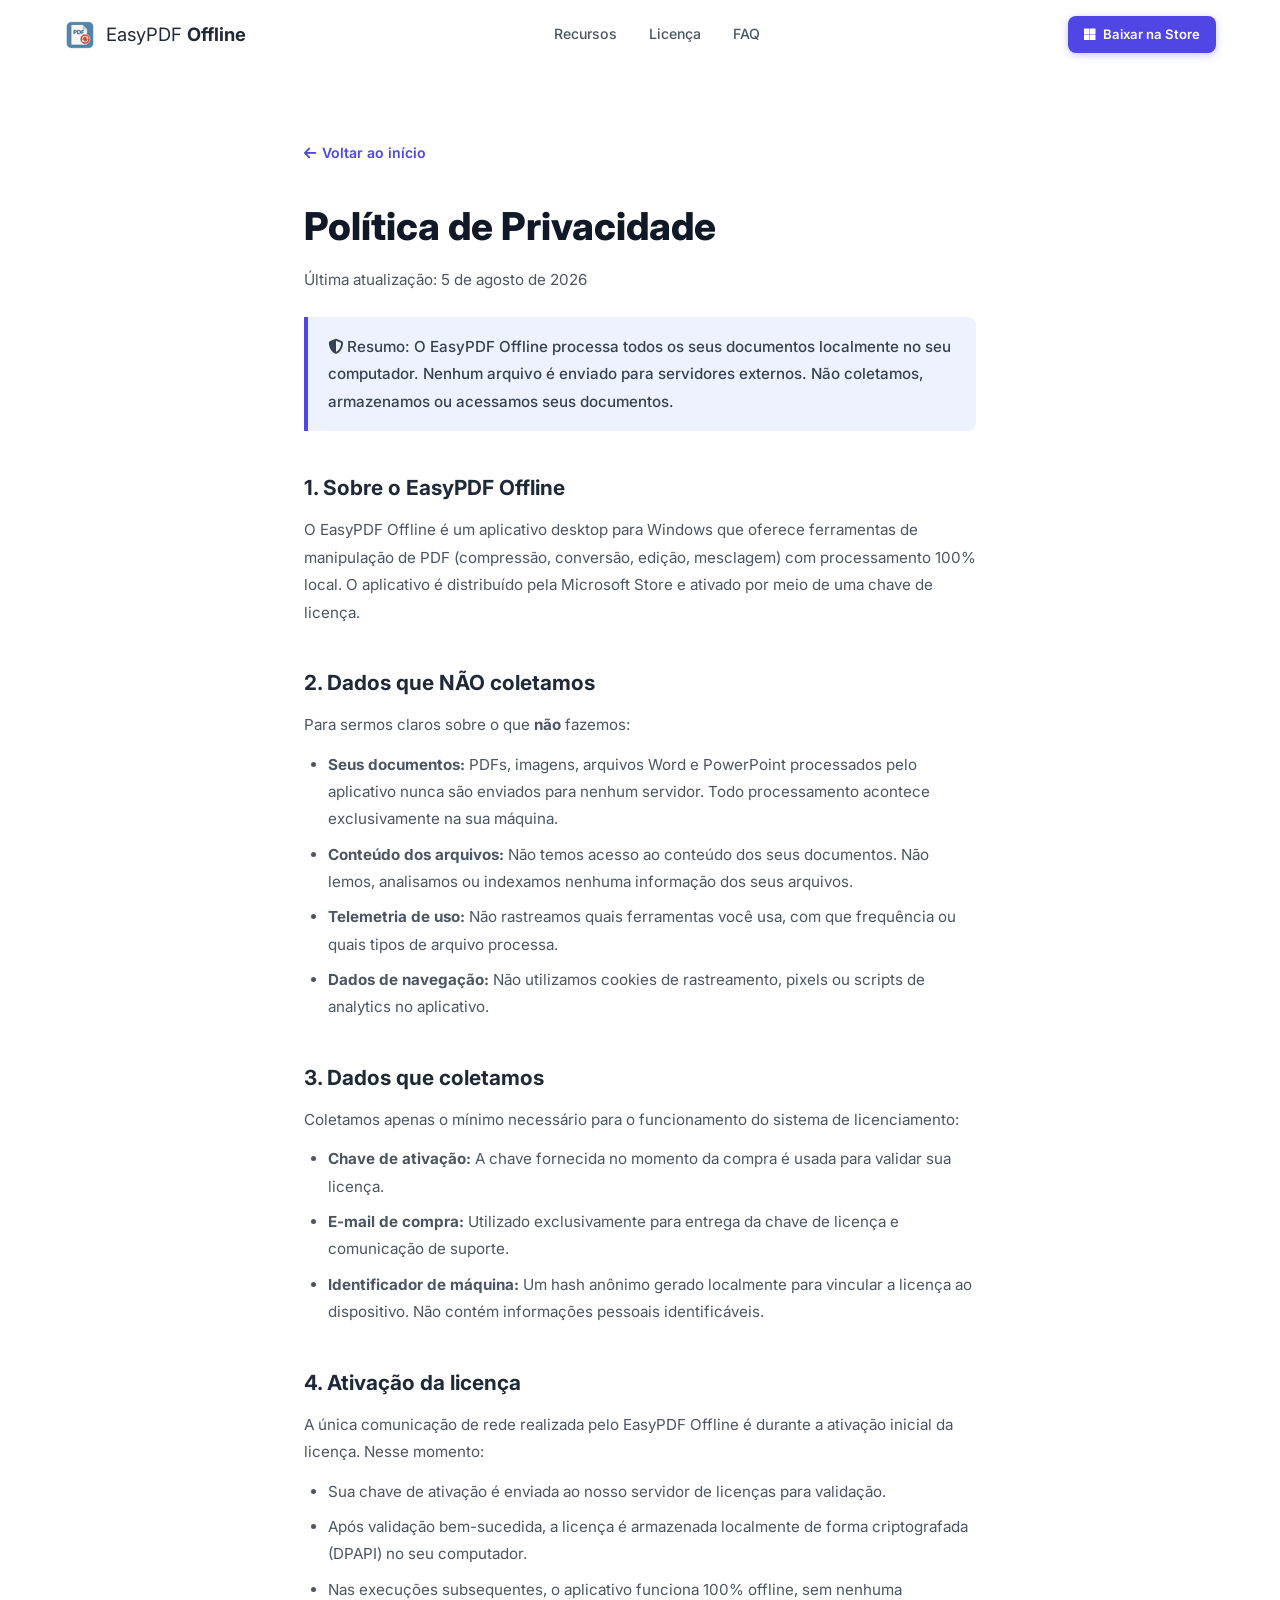
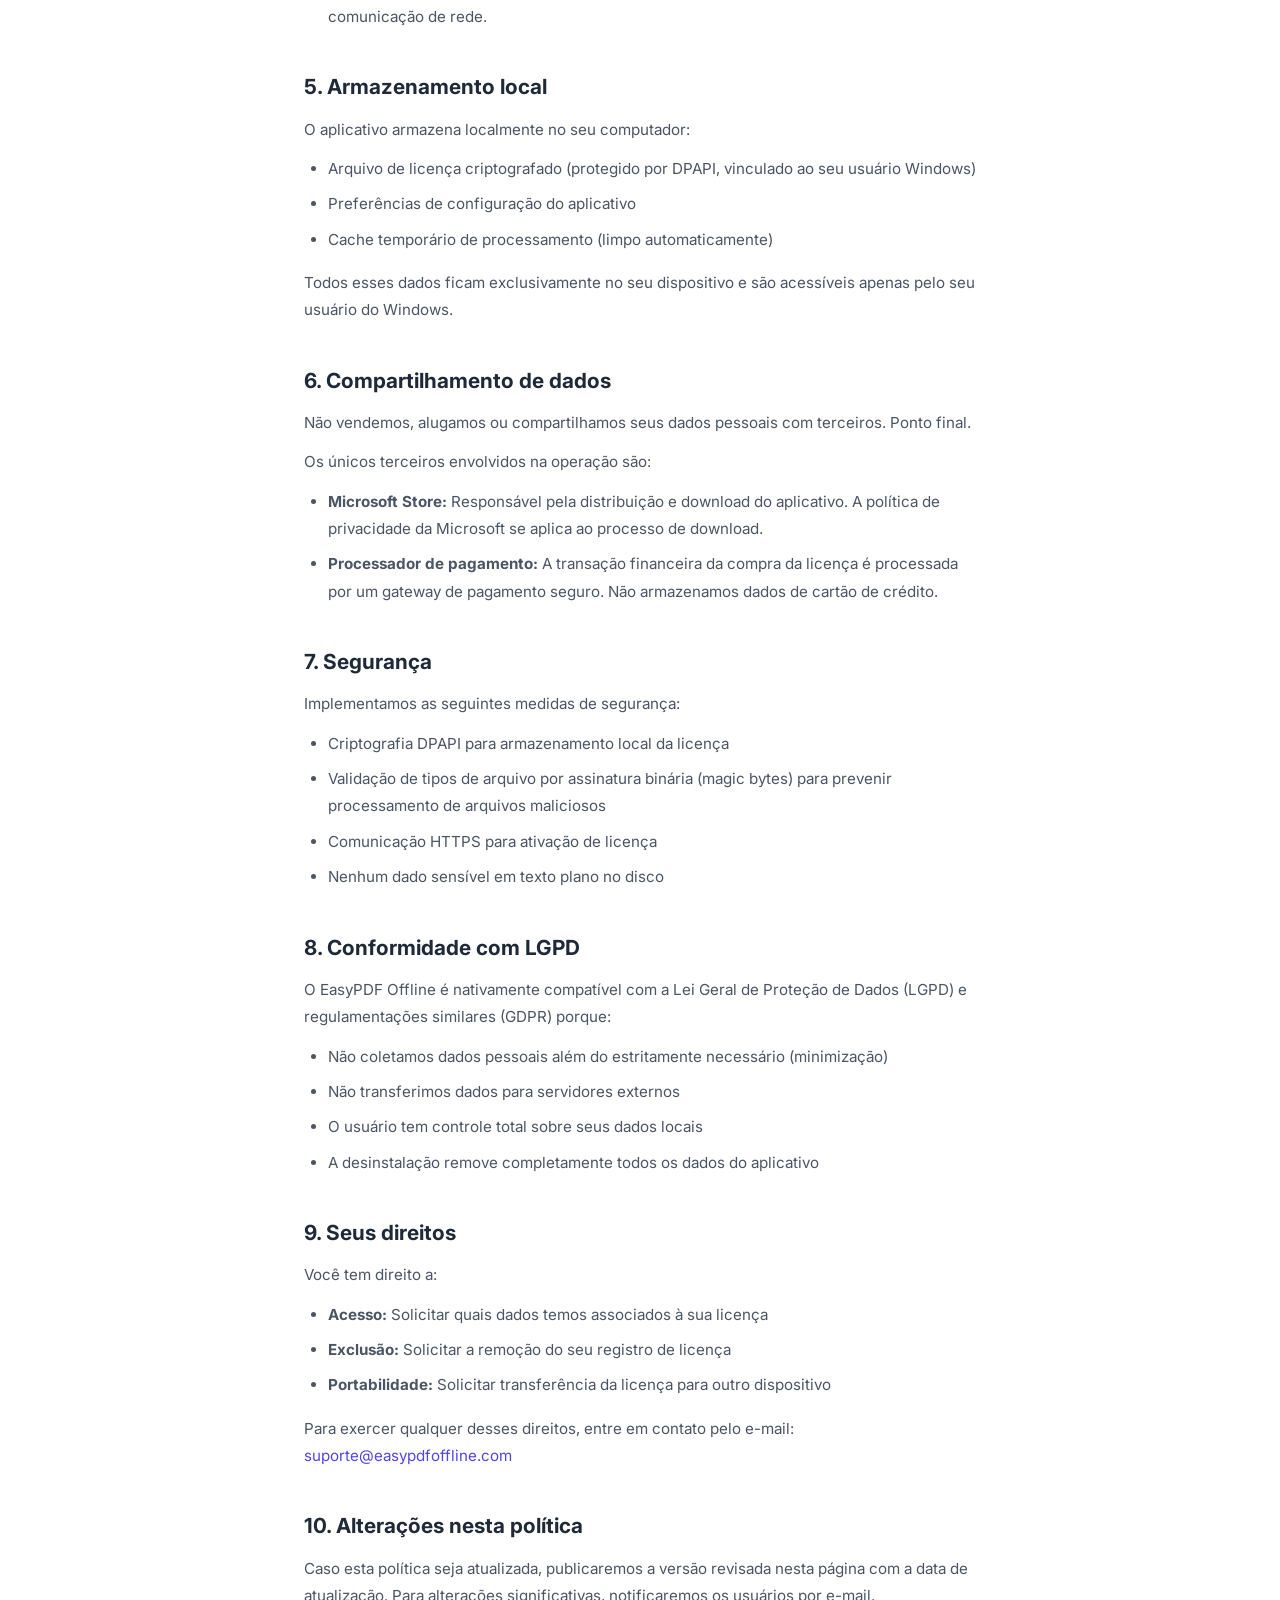
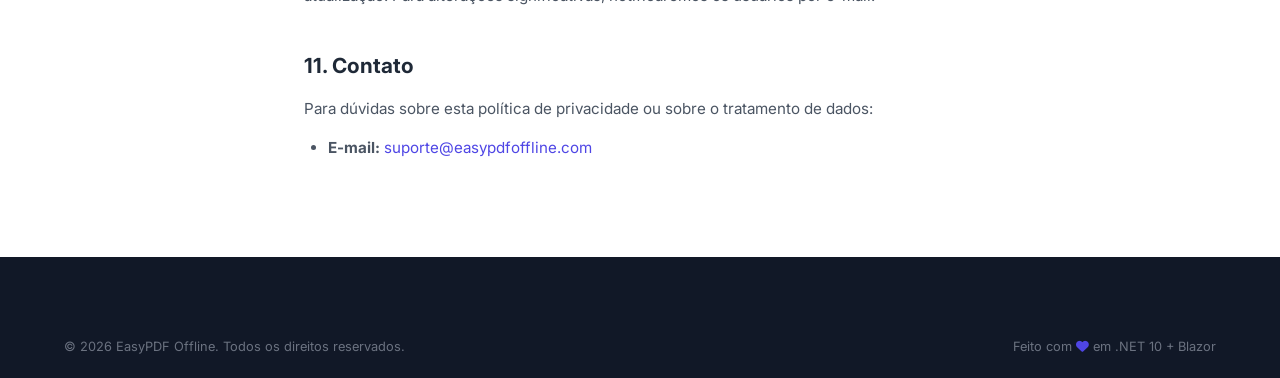
<file: privacy.html>
<!DOCTYPE html>
<html lang="pt-BR">
<head>
    <meta charset="UTF-8">
    <meta name="viewport" content="width=device-width, initial-scale=1.0">
    <title>Política de Privacidade - EasyPDF Offline</title>
    <meta name="description" content="Política de Privacidade do EasyPDF Offline. Seus documentos nunca saem do seu computador.">
    <link rel="icon" type="image/x-icon" href="favicon.ico">
    <link rel="preconnect" href="https://fonts.googleapis.com">
    <link rel="preconnect" href="https://fonts.gstatic.com" crossorigin>
    <link href="https://fonts.googleapis.com/css2?family=Inter:wght@300;400;500;600;700;800&display=swap" rel="stylesheet">
    <link rel="stylesheet" href="https://cdnjs.cloudflare.com/ajax/libs/font-awesome/6.5.0/css/all.min.css">
    <link rel="stylesheet" href="styles.css">
    <style>
        .legal-page { padding: 140px 0 80px; }
        .legal-content { max-width: 720px; margin: 0 auto; }
        .legal-content h1 {
            font-size: 2.4rem;
            font-weight: 800;
            color: var(--gray-900);
            margin-bottom: 8px;
        }
        .legal-date {
            font-size: 0.85rem;
            color: var(--gray-400);
            margin-bottom: 40px;
        }
        .legal-content h2 {
            font-size: 1.3rem;
            font-weight: 700;
            color: var(--gray-800);
            margin-top: 40px;
            margin-bottom: 12px;
        }
        .legal-content p, .legal-content li {
            font-size: 0.95rem;
            color: var(--gray-600);
            line-height: 1.8;
            margin-bottom: 12px;
        }
        .legal-content ul {
            padding-left: 24px;
            margin-bottom: 16px;
        }
        .legal-content li { margin-bottom: 8px; }
        .legal-highlight {
            background: var(--primary-bg);
            border-left: 4px solid var(--primary);
            padding: 16px 20px;
            border-radius: 0 var(--radius-sm) var(--radius-sm) 0;
            margin: 24px 0;
        }
        .legal-highlight p {
            color: var(--gray-700);
            font-weight: 500;
            margin-bottom: 0;
        }
        .back-link {
            display: inline-flex;
            align-items: center;
            gap: 6px;
            font-size: 0.88rem;
            font-weight: 600;
            color: var(--primary);
            margin-bottom: 32px;
            transition: gap var(--transition);
        }
        .back-link:hover { gap: 10px; }
    </style>
</head>
<body>
    <header class="navbar scrolled">
        <div class="container nav-content">
            <a href="index.html" class="logo">
                <img src="icon-192.png" alt="EasyPDF Offline" class="logo-img">
                <span>EasyPDF <strong>Offline</strong></span>
            </a>
            <nav class="nav-links">
                <a href="index.html#features">Recursos</a>
                <a href="index.html#pricing">Licença</a>
                <a href="index.html#faq">FAQ</a>
            </nav>
            <div class="nav-actions">
                <a href="https://apps.microsoft.com/store/detail/easypdf-offline" target="_blank" class="btn btn-primary btn-sm">
                    <i class="fa-brands fa-microsoft"></i> Baixar na Store
                </a>
            </div>
        </div>
    </header>

    <section class="legal-page">
        <div class="container legal-content">
            <a href="index.html" class="back-link"><i class="fa-solid fa-arrow-left"></i> Voltar ao início</a>
            <h1>Política de Privacidade</h1>
            <p class="legal-date">Última atualização: 5 de agosto de 2026</p>

            <div class="legal-highlight">
                <p><i class="fa-solid fa-shield-halved"></i> Resumo: O EasyPDF Offline processa todos os seus documentos localmente no seu computador. Nenhum arquivo é enviado para servidores externos. Não coletamos, armazenamos ou acessamos seus documentos.</p>
            </div>

            <h2>1. Sobre o EasyPDF Offline</h2>
            <p>O EasyPDF Offline é um aplicativo desktop para Windows que oferece ferramentas de manipulação de PDF (compressão, conversão, edição, mesclagem) com processamento 100% local. O aplicativo é distribuído pela Microsoft Store e ativado por meio de uma chave de licença.</p>

            <h2>2. Dados que NÃO coletamos</h2>
            <p>Para sermos claros sobre o que <strong>não</strong> fazemos:</p>
            <ul>
                <li><strong>Seus documentos:</strong> PDFs, imagens, arquivos Word e PowerPoint processados pelo aplicativo nunca são enviados para nenhum servidor. Todo processamento acontece exclusivamente na sua máquina.</li>
                <li><strong>Conteúdo dos arquivos:</strong> Não temos acesso ao conteúdo dos seus documentos. Não lemos, analisamos ou indexamos nenhuma informação dos seus arquivos.</li>
                <li><strong>Telemetria de uso:</strong> Não rastreamos quais ferramentas você usa, com que frequência ou quais tipos de arquivo processa.</li>
                <li><strong>Dados de navegação:</strong> Não utilizamos cookies de rastreamento, pixels ou scripts de analytics no aplicativo.</li>
            </ul>

            <h2>3. Dados que coletamos</h2>
            <p>Coletamos apenas o mínimo necessário para o funcionamento do sistema de licenciamento:</p>
            <ul>
                <li><strong>Chave de ativação:</strong> A chave fornecida no momento da compra é usada para validar sua licença.</li>
                <li><strong>E-mail de compra:</strong> Utilizado exclusivamente para entrega da chave de licença e comunicação de suporte.</li>
                <li><strong>Identificador de máquina:</strong> Um hash anônimo gerado localmente para vincular a licença ao dispositivo. Não contém informações pessoais identificáveis.</li>
            </ul>

            <h2>4. Ativação da licença</h2>
            <p>A única comunicação de rede realizada pelo EasyPDF Offline é durante a ativação inicial da licença. Nesse momento:</p>
            <ul>
                <li>Sua chave de ativação é enviada ao nosso servidor de licenças para validação.</li>
                <li>Após validação bem-sucedida, a licença é armazenada localmente de forma criptografada (DPAPI) no seu computador.</li>
                <li>Nas execuções subsequentes, o aplicativo funciona 100% offline, sem nenhuma comunicação de rede.</li>
            </ul>

            <h2>5. Armazenamento local</h2>
            <p>O aplicativo armazena localmente no seu computador:</p>
            <ul>
                <li>Arquivo de licença criptografado (protegido por DPAPI, vinculado ao seu usuário Windows)</li>
                <li>Preferências de configuração do aplicativo</li>
                <li>Cache temporário de processamento (limpo automaticamente)</li>
            </ul>
            <p>Todos esses dados ficam exclusivamente no seu dispositivo e são acessíveis apenas pelo seu usuário do Windows.</p>

            <h2>6. Compartilhamento de dados</h2>
            <p>Não vendemos, alugamos ou compartilhamos seus dados pessoais com terceiros. Ponto final.</p>
            <p>Os únicos terceiros envolvidos na operação são:</p>
            <ul>
                <li><strong>Microsoft Store:</strong> Responsável pela distribuição e download do aplicativo. A política de privacidade da Microsoft se aplica ao processo de download.</li>
                <li><strong>Processador de pagamento:</strong> A transação financeira da compra da licença é processada por um gateway de pagamento seguro. Não armazenamos dados de cartão de crédito.</li>
            </ul>

            <h2>7. Segurança</h2>
            <p>Implementamos as seguintes medidas de segurança:</p>
            <ul>
                <li>Criptografia DPAPI para armazenamento local da licença</li>
                <li>Validação de tipos de arquivo por assinatura binária (magic bytes) para prevenir processamento de arquivos maliciosos</li>
                <li>Comunicação HTTPS para ativação de licença</li>
                <li>Nenhum dado sensível em texto plano no disco</li>
            </ul>

            <h2>8. Conformidade com LGPD</h2>
            <p>O EasyPDF Offline é nativamente compatível com a Lei Geral de Proteção de Dados (LGPD) e regulamentações similares (GDPR) porque:</p>
            <ul>
                <li>Não coletamos dados pessoais além do estritamente necessário (minimização)</li>
                <li>Não transferimos dados para servidores externos</li>
                <li>O usuário tem controle total sobre seus dados locais</li>
                <li>A desinstalação remove completamente todos os dados do aplicativo</li>
            </ul>

            <h2>9. Seus direitos</h2>
            <p>Você tem direito a:</p>
            <ul>
                <li><strong>Acesso:</strong> Solicitar quais dados temos associados à sua licença</li>
                <li><strong>Exclusão:</strong> Solicitar a remoção do seu registro de licença</li>
                <li><strong>Portabilidade:</strong> Solicitar transferência da licença para outro dispositivo</li>
            </ul>
            <p>Para exercer qualquer desses direitos, entre em contato pelo e-mail: <a href="mailto:suporte@easypdfoffline.com" style="color: var(--primary);">suporte@easypdfoffline.com</a></p>

            <h2>10. Alterações nesta política</h2>
            <p>Caso esta política seja atualizada, publicaremos a versão revisada nesta página com a data de atualização. Para alterações significativas, notificaremos os usuários por e-mail.</p>

            <h2>11. Contato</h2>
            <p>Para dúvidas sobre esta política de privacidade ou sobre o tratamento de dados:</p>
            <ul>
                <li><strong>E-mail:</strong> <a href="mailto:suporte@easypdfoffline.com" style="color: var(--primary);">suporte@easypdfoffline.com</a></li>
            </ul>
        </div>
    </section>

    <footer class="footer">
        <div class="footer-bottom">
            <div class="container">
                <p>&copy; 2026 EasyPDF Offline. Todos os direitos reservados.</p>
                <p>Feito com <i class="fa-solid fa-heart" style="color: var(--primary)"></i> em .NET 10 + Blazor</p>
            </div>
        </div>
    </footer>

    <script>
        window.addEventListener('scroll', () => {
            const nav = document.querySelector('.navbar');
            nav.classList.toggle('scrolled', window.scrollY > 50);
        });
    </script>
</body>
</html>
</file>
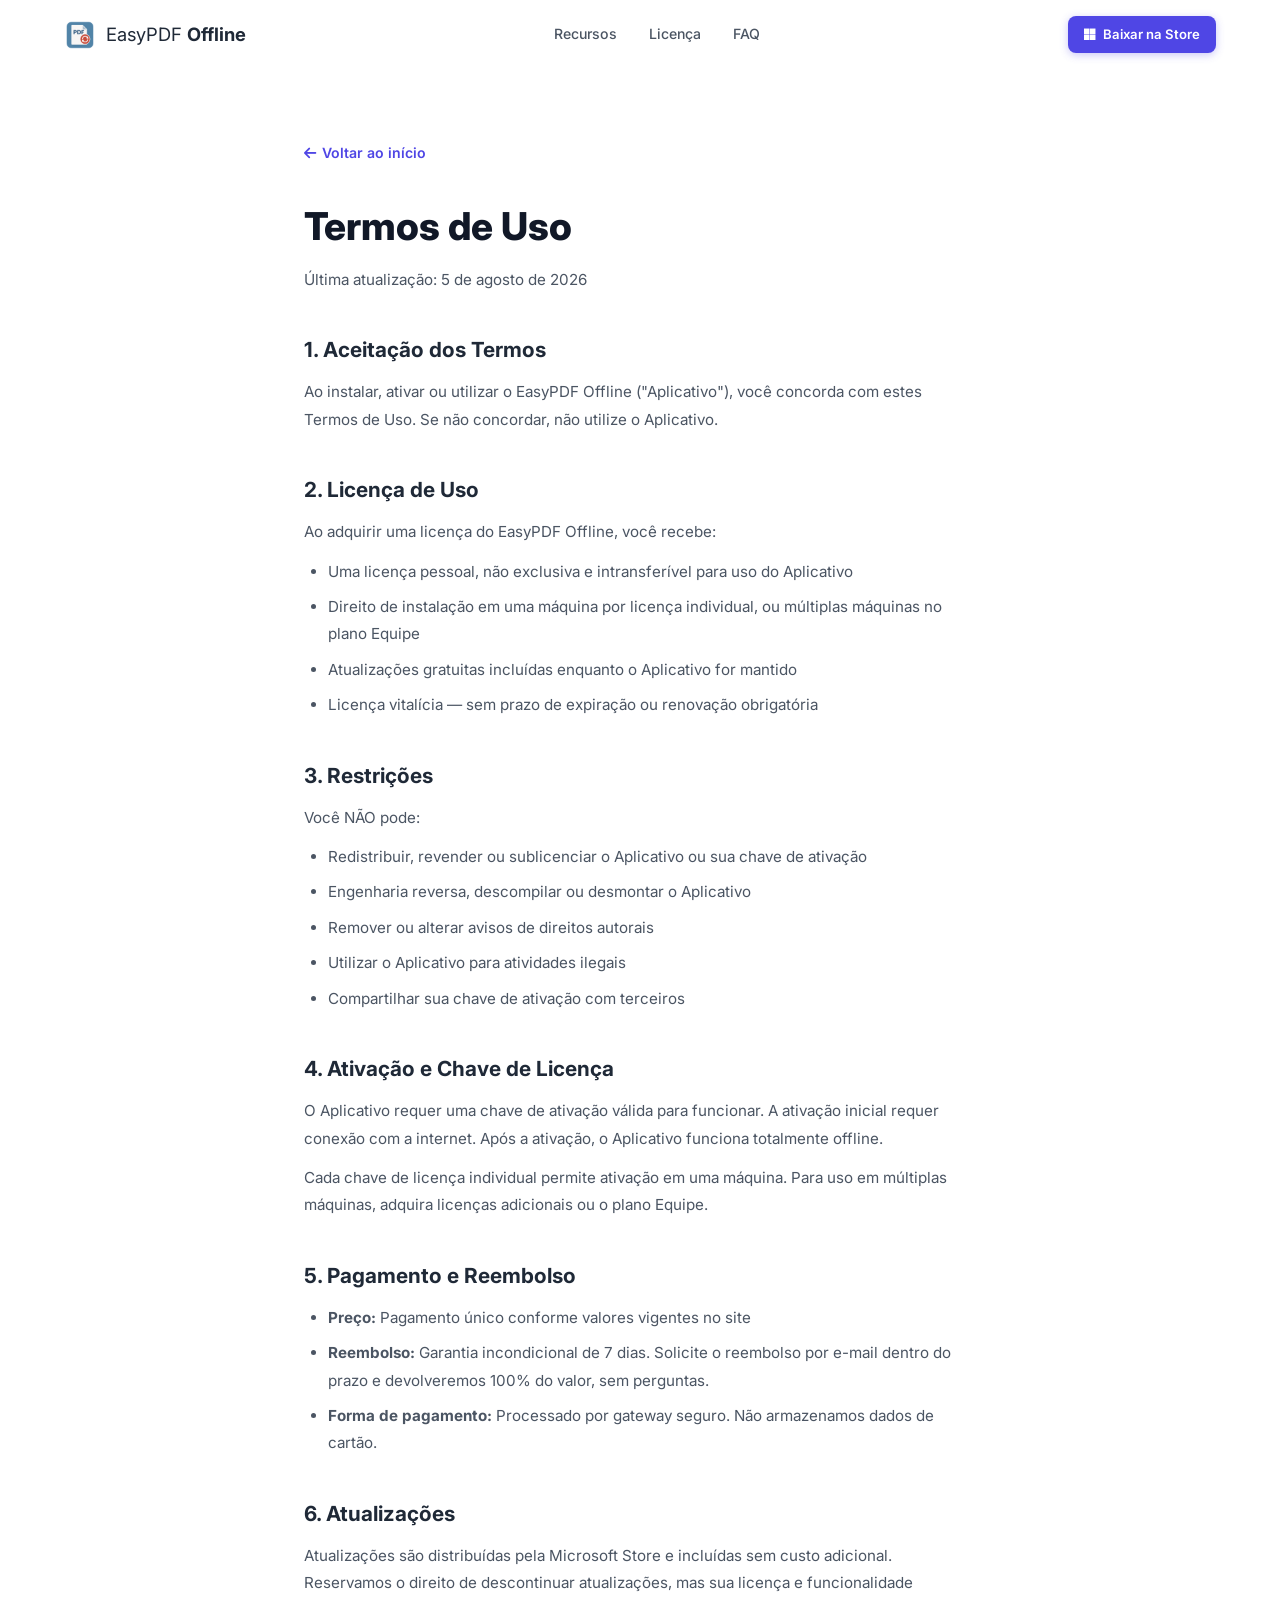
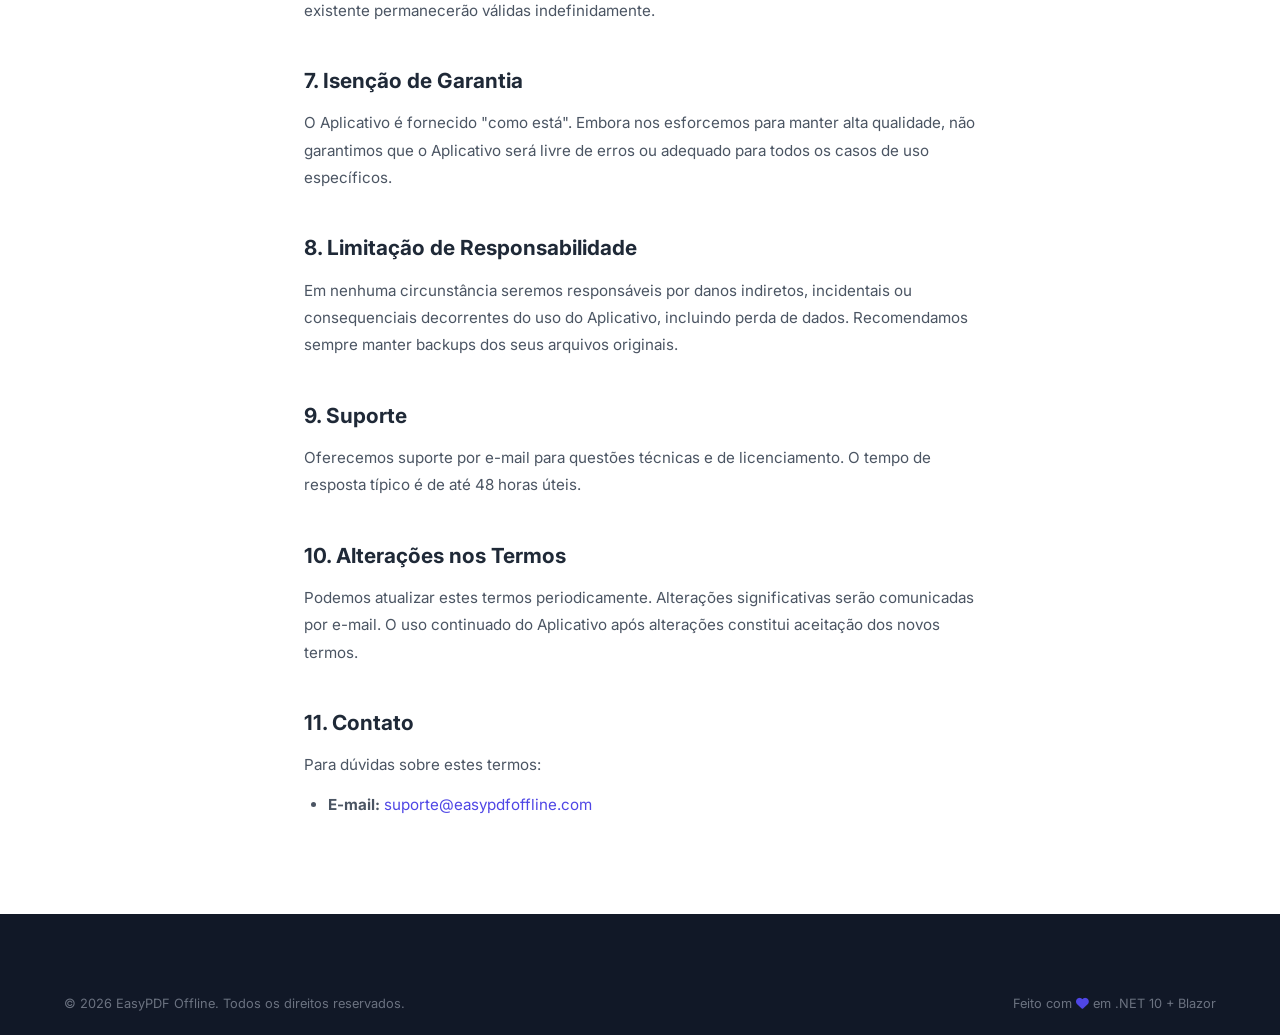
<file: terms.html>
<!DOCTYPE html>
<html lang="pt-BR">
<head>
    <meta charset="UTF-8">
    <meta name="viewport" content="width=device-width, initial-scale=1.0">
    <title>Termos de Uso - EasyPDF Offline</title>
    <meta name="description" content="Termos de Uso do EasyPDF Offline.">
    <link rel="icon" type="image/x-icon" href="favicon.ico">
    <link rel="preconnect" href="https://fonts.googleapis.com">
    <link rel="preconnect" href="https://fonts.gstatic.com" crossorigin>
    <link href="https://fonts.googleapis.com/css2?family=Inter:wght@300;400;500;600;700;800&display=swap" rel="stylesheet">
    <link rel="stylesheet" href="https://cdnjs.cloudflare.com/ajax/libs/font-awesome/6.5.0/css/all.min.css">
    <link rel="stylesheet" href="styles.css">
    <style>
        .legal-page { padding: 140px 0 80px; }
        .legal-content { max-width: 720px; margin: 0 auto; }
        .legal-content h1 {
            font-size: 2.4rem;
            font-weight: 800;
            color: var(--gray-900);
            margin-bottom: 8px;
        }
        .legal-date {
            font-size: 0.85rem;
            color: var(--gray-400);
            margin-bottom: 40px;
        }
        .legal-content h2 {
            font-size: 1.3rem;
            font-weight: 700;
            color: var(--gray-800);
            margin-top: 40px;
            margin-bottom: 12px;
        }
        .legal-content p, .legal-content li {
            font-size: 0.95rem;
            color: var(--gray-600);
            line-height: 1.8;
            margin-bottom: 12px;
        }
        .legal-content ul {
            padding-left: 24px;
            margin-bottom: 16px;
        }
        .legal-content li { margin-bottom: 8px; }
        .back-link {
            display: inline-flex;
            align-items: center;
            gap: 6px;
            font-size: 0.88rem;
            font-weight: 600;
            color: var(--primary);
            margin-bottom: 32px;
            transition: gap var(--transition);
        }
        .back-link:hover { gap: 10px; }
    </style>
</head>
<body>
    <header class="navbar scrolled">
        <div class="container nav-content">
            <a href="index.html" class="logo">
                <img src="icon-192.png" alt="EasyPDF Offline" class="logo-img">
                <span>EasyPDF <strong>Offline</strong></span>
            </a>
            <nav class="nav-links">
                <a href="index.html#features">Recursos</a>
                <a href="index.html#pricing">Licença</a>
                <a href="index.html#faq">FAQ</a>
            </nav>
            <div class="nav-actions">
                <a href="https://apps.microsoft.com/store/detail/easypdf-offline" target="_blank" class="btn btn-primary btn-sm">
                    <i class="fa-brands fa-microsoft"></i> Baixar na Store
                </a>
            </div>
        </div>
    </header>

    <section class="legal-page">
        <div class="container legal-content">
            <a href="index.html" class="back-link"><i class="fa-solid fa-arrow-left"></i> Voltar ao início</a>
            <h1>Termos de Uso</h1>
            <p class="legal-date">Última atualização: 5 de agosto de 2026</p>

            <h2>1. Aceitação dos Termos</h2>
            <p>Ao instalar, ativar ou utilizar o EasyPDF Offline ("Aplicativo"), você concorda com estes Termos de Uso. Se não concordar, não utilize o Aplicativo.</p>

            <h2>2. Licença de Uso</h2>
            <p>Ao adquirir uma licença do EasyPDF Offline, você recebe:</p>
            <ul>
                <li>Uma licença pessoal, não exclusiva e intransferível para uso do Aplicativo</li>
                <li>Direito de instalação em uma máquina por licença individual, ou múltiplas máquinas no plano Equipe</li>
                <li>Atualizações gratuitas incluídas enquanto o Aplicativo for mantido</li>
                <li>Licença vitalícia — sem prazo de expiração ou renovação obrigatória</li>
            </ul>

            <h2>3. Restrições</h2>
            <p>Você NÃO pode:</p>
            <ul>
                <li>Redistribuir, revender ou sublicenciar o Aplicativo ou sua chave de ativação</li>
                <li>Engenharia reversa, descompilar ou desmontar o Aplicativo</li>
                <li>Remover ou alterar avisos de direitos autorais</li>
                <li>Utilizar o Aplicativo para atividades ilegais</li>
                <li>Compartilhar sua chave de ativação com terceiros</li>
            </ul>

            <h2>4. Ativação e Chave de Licença</h2>
            <p>O Aplicativo requer uma chave de ativação válida para funcionar. A ativação inicial requer conexão com a internet. Após a ativação, o Aplicativo funciona totalmente offline.</p>
            <p>Cada chave de licença individual permite ativação em uma máquina. Para uso em múltiplas máquinas, adquira licenças adicionais ou o plano Equipe.</p>

            <h2>5. Pagamento e Reembolso</h2>
            <ul>
                <li><strong>Preço:</strong> Pagamento único conforme valores vigentes no site</li>
                <li><strong>Reembolso:</strong> Garantia incondicional de 7 dias. Solicite o reembolso por e-mail dentro do prazo e devolveremos 100% do valor, sem perguntas.</li>
                <li><strong>Forma de pagamento:</strong> Processado por gateway seguro. Não armazenamos dados de cartão.</li>
            </ul>

            <h2>6. Atualizações</h2>
            <p>Atualizações são distribuídas pela Microsoft Store e incluídas sem custo adicional. Reservamos o direito de descontinuar atualizações, mas sua licença e funcionalidade existente permanecerão válidas indefinidamente.</p>

            <h2>7. Isenção de Garantia</h2>
            <p>O Aplicativo é fornecido "como está". Embora nos esforcemos para manter alta qualidade, não garantimos que o Aplicativo será livre de erros ou adequado para todos os casos de uso específicos.</p>

            <h2>8. Limitação de Responsabilidade</h2>
            <p>Em nenhuma circunstância seremos responsáveis por danos indiretos, incidentais ou consequenciais decorrentes do uso do Aplicativo, incluindo perda de dados. Recomendamos sempre manter backups dos seus arquivos originais.</p>

            <h2>9. Suporte</h2>
            <p>Oferecemos suporte por e-mail para questões técnicas e de licenciamento. O tempo de resposta típico é de até 48 horas úteis.</p>

            <h2>10. Alterações nos Termos</h2>
            <p>Podemos atualizar estes termos periodicamente. Alterações significativas serão comunicadas por e-mail. O uso continuado do Aplicativo após alterações constitui aceitação dos novos termos.</p>

            <h2>11. Contato</h2>
            <p>Para dúvidas sobre estes termos:</p>
            <ul>
                <li><strong>E-mail:</strong> <a href="mailto:suporte@easypdfoffline.com" style="color: var(--primary);">suporte@easypdfoffline.com</a></li>
            </ul>
        </div>
    </section>

    <footer class="footer">
        <div class="footer-bottom">
            <div class="container">
                <p>&copy; 2026 EasyPDF Offline. Todos os direitos reservados.</p>
                <p>Feito com <i class="fa-solid fa-heart" style="color: var(--primary)"></i> em .NET 10 + Blazor</p>
            </div>
        </div>
    </footer>

    <script>
        window.addEventListener('scroll', () => {
            const nav = document.querySelector('.navbar');
            nav.classList.toggle('scrolled', window.scrollY > 50);
        });
    </script>
</body>
</html>
</file>
<file: styles.css>
/* ===== RESET & VARIABLES ===== */
*, *::before, *::after {
    margin: 0;
    padding: 0;
    box-sizing: border-box;
}

:root {
    --primary: #4f46e5;
    --primary-dark: #3730a3;
    --primary-light: #818cf8;
    --primary-bg: #eef2ff;
    --accent: #06b6d4;
    --success: #10b981;
    --warning: #f59e0b;
    --danger: #ef4444;
    --gray-50: #f9fafb;
    --gray-100: #f3f4f6;
    --gray-200: #e5e7eb;
    --gray-300: #d1d5db;
    --gray-400: #9ca3af;
    --gray-500: #6b7280;
    --gray-600: #4b5563;
    --gray-700: #374151;
    --gray-800: #1f2937;
    --gray-900: #111827;
    --radius-sm: 8px;
    --radius-md: 12px;
    --radius-lg: 16px;
    --radius-xl: 24px;
    --shadow-sm: 0 1px 3px rgba(0,0,0,0.08);
    --shadow-md: 0 4px 12px rgba(0,0,0,0.1);
    --shadow-lg: 0 12px 40px rgba(0,0,0,0.12);
    --shadow-xl: 0 20px 60px rgba(0,0,0,0.15);
    --font: 'Inter', -apple-system, BlinkMacSystemFont, sans-serif;
    --transition: 0.2s ease;
}

html {
    scroll-behavior: smooth;
    scroll-padding-top: 80px;
}

body {
    font-family: var(--font);
    color: var(--gray-800);
    line-height: 1.6;
    background: #fff;
    overflow-x: hidden;
}

.container {
    max-width: 1200px;
    margin: 0 auto;
    padding: 0 24px;
}

img { max-width: 100%; height: auto; }
a { text-decoration: none; color: inherit; }

/* ===== BUTTONS ===== */
.btn {
    display: inline-flex;
    align-items: center;
    gap: 8px;
    font-family: var(--font);
    font-weight: 600;
    font-size: 0.9rem;
    padding: 10px 20px;
    border-radius: var(--radius-sm);
    border: none;
    cursor: pointer;
    transition: all var(--transition);
    white-space: nowrap;
}

.btn-primary {
    background: var(--primary);
    color: #fff;
    box-shadow: 0 2px 8px rgba(79,70,229,0.3);
}
.btn-primary:hover {
    background: var(--primary-dark);
    box-shadow: 0 4px 16px rgba(79,70,229,0.4);
    transform: translateY(-1px);
}

.btn-ghost {
    background: transparent;
    color: var(--gray-700);
    border: 1.5px solid var(--gray-200);
}
.btn-ghost:hover {
    border-color: var(--primary);
    color: var(--primary);
    background: var(--primary-bg);
}

.btn-large {
    padding: 14px 28px;
    font-size: 1rem;
    border-radius: var(--radius-md);
}

.btn-sm {
    padding: 8px 16px;
    font-size: 0.82rem;
}

.btn-block {
    display: flex;
    justify-content: center;
    width: 100%;
    padding: 14px 24px;
    font-size: 1rem;
}

/* ===== NAVBAR ===== */
.navbar {
    position: fixed;
    top: 0;
    left: 0;
    right: 0;
    z-index: 1000;
    padding: 16px 0;
    transition: all 0.3s ease;
    background: rgba(255,255,255,0.8);
    backdrop-filter: blur(12px);
    -webkit-backdrop-filter: blur(12px);
}

.navbar.scrolled {
    padding: 10px 0;
    box-shadow: var(--shadow-sm);
    background: rgba(255,255,255,0.95);
}

.nav-content {
    display: flex;
    align-items: center;
    justify-content: space-between;
}

.logo {
    display: flex;
    align-items: center;
    gap: 10px;
    font-size: 1.15rem;
    color: var(--gray-800);
}
.logo-img {
    width: 32px;
    height: 32px;
    border-radius: 8px;
}

.nav-links {
    display: flex;
    align-items: center;
    gap: 32px;
}
.nav-links a {
    font-size: 0.88rem;
    font-weight: 500;
    color: var(--gray-600);
    transition: color var(--transition);
}
.nav-links a:hover {
    color: var(--primary);
}

.nav-actions {
    display: flex;
    align-items: center;
    gap: 12px;
}

.mobile-toggle {
    display: none;
    background: none;
    border: none;
    font-size: 1.3rem;
    color: var(--gray-700);
    cursor: pointer;
}

/* ===== HERO ===== */
.hero {
    padding: 140px 0 80px;
    background: linear-gradient(135deg, #f8faff 0%, #eef2ff 50%, #f0f9ff 100%);
    position: relative;
    overflow: hidden;
}
.hero::before {
    content: '';
    position: absolute;
    top: -50%;
    right: -20%;
    width: 600px;
    height: 600px;
    background: radial-gradient(circle, rgba(79,70,229,0.06) 0%, transparent 70%);
    border-radius: 50%;
}

.hero-content {
    display: grid;
    grid-template-columns: 1fr 1fr;
    gap: 60px;
    align-items: center;
}

.hero-text .badge {
    display: inline-flex;
    align-items: center;
    gap: 8px;
    background: rgba(79,70,229,0.08);
    color: var(--primary);
    font-size: 0.82rem;
    font-weight: 600;
    padding: 6px 14px;
    border-radius: 100px;
    margin-bottom: 20px;
}

.hero-text h1 {
    font-size: 3.2rem;
    font-weight: 800;
    line-height: 1.15;
    color: var(--gray-900);
    margin-bottom: 20px;
}

.gradient-text {
    background: linear-gradient(135deg, var(--primary) 0%, var(--accent) 100%);
    -webkit-background-clip: text;
    -webkit-text-fill-color: transparent;
    background-clip: text;
}

.hero-subtitle {
    font-size: 1.1rem;
    color: var(--gray-600);
    line-height: 1.7;
    margin-bottom: 32px;
    max-width: 520px;
}

.hero-buttons {
    display: flex;
    gap: 12px;
    flex-wrap: wrap;
    margin-bottom: 32px;
}

.hero-trust {
    display: flex;
    gap: 24px;
    flex-wrap: wrap;
}
.trust-item {
    display: flex;
    align-items: center;
    gap: 6px;
    font-size: 0.82rem;
    font-weight: 500;
    color: var(--gray-500);
}
.trust-item i {
    color: var(--primary-light);
}

/* Hero Mockup */
.hero-visual {
    position: relative;
}

.app-mockup {
    background: #fff;
    border-radius: var(--radius-lg);
    overflow: hidden;
    box-shadow: var(--shadow-xl);
    border: 1px solid var(--gray-200);
}

.mockup-titlebar {
    display: flex;
    align-items: center;
    justify-content: space-between;
    padding: 8px 12px;
    background: #1e293b;
}
.titlebar-left {
    display: flex;
    align-items: center;
    gap: 6px;
}
.titlebar-icon {
    width: 14px;
    height: 14px;
    border-radius: 3px;
}
.titlebar-dots {
    display: flex;
    gap: 6px;
}
.titlebar-dots span {
    width: 10px;
    height: 10px;
    border-radius: 50%;
}
.titlebar-dots span:first-child { background: #ef4444; }
.titlebar-dots span:nth-child(2) { background: #f59e0b; }
.titlebar-dots span:last-child { background: #10b981; }
.titlebar-text {
    font-size: 0.68rem;
    color: var(--gray-300);
}

.mockup-content {
    display: flex;
    min-height: 300px;
}

/* Sidebar */
.mockup-sidebar {
    width: 150px;
    padding: 12px 0;
    background: #1e293b;
    display: flex;
    flex-direction: column;
    gap: 1px;
    flex-shrink: 0;
}
.sidebar-brand {
    font-size: 0.62rem;
    font-weight: 700;
    color: #fff;
    padding: 4px 12px 10px;
}
.sidebar-section {
    font-size: 0.5rem;
    font-weight: 700;
    letter-spacing: 0.5px;
    color: rgba(255,255,255,0.35);
    padding: 10px 12px 4px;
}
.sidebar-item {
    display: flex;
    align-items: center;
    gap: 7px;
    padding: 6px 12px;
    font-size: 0.6rem;
    color: rgba(255,255,255,0.6);
    border-radius: 0;
    transition: all 0.15s ease;
}
.sidebar-item.active {
    background: var(--primary);
    color: #fff;
    border-radius: 6px;
    margin: 0 6px;
    padding: 6px 8px;
}
.sidebar-item i {
    font-size: 0.55rem;
    width: 14px;
    text-align: center;
}

/* Main area */
.mockup-main {
    flex: 1;
    padding: 12px 16px;
    display: flex;
    flex-direction: column;
    gap: 10px;
    background: #f8fafc;
}

.mockup-status-bar {
    display: flex;
    gap: 14px;
    padding-bottom: 8px;
    border-bottom: 1px solid var(--gray-100);
}
.status-item {
    font-size: 0.55rem;
    color: var(--gray-400);
    display: flex;
    align-items: center;
    gap: 3px;
}
.status-item.status-active {
    color: var(--success);
}
.status-item i { font-size: 0.5rem; }

.mockup-hero-area h4 {
    font-size: 0.78rem;
    font-weight: 700;
    color: var(--gray-900);
    margin-bottom: 2px;
}
.mockup-hero-area p {
    font-size: 0.55rem;
    color: var(--gray-500);
    margin-bottom: 8px;
}
.mockup-buttons {
    display: flex;
    gap: 6px;
}
.mock-btn-primary, .mock-btn-outline {
    font-size: 0.55rem;
    font-weight: 600;
    padding: 5px 10px;
    border-radius: 5px;
    display: flex;
    align-items: center;
    gap: 4px;
}
.mock-btn-primary {
    background: var(--primary);
    color: #fff;
}
.mock-btn-outline {
    border: 1px solid var(--gray-200);
    color: var(--gray-600);
    background: #fff;
}

.mockup-shortcuts-label {
    font-size: 0.52rem;
    font-weight: 700;
    letter-spacing: 0.5px;
    color: var(--gray-400);
    margin-top: 4px;
}

.mockup-shortcuts {
    display: grid;
    grid-template-columns: repeat(3, 1fr);
    gap: 6px;
}
.shortcut-card {
    background: #fff;
    border: 1px solid var(--gray-100);
    border-radius: 6px;
    padding: 8px;
    display: flex;
    flex-direction: column;
    gap: 4px;
}
.shortcut-icon {
    width: 22px;
    height: 22px;
    border-radius: 5px;
    background: var(--primary-bg);
    color: var(--primary);
    display: flex;
    align-items: center;
    justify-content: center;
    font-size: 0.55rem;
}
.shortcut-name {
    font-size: 0.58rem;
    font-weight: 600;
    color: var(--gray-800);
}
.shortcut-meta {
    font-size: 0.48rem;
    color: var(--gray-400);
}

.mockup-footer-bar {
    display: flex;
    align-items: center;
    gap: 6px;
    padding: 8px 10px;
    background: #ecfdf5;
    border-radius: 6px;
    margin-top: auto;
}
.mockup-footer-bar i {
    color: var(--success);
    font-size: 0.7rem;
}
.mockup-footer-bar span {
    font-size: 0.52rem;
    color: var(--gray-600);
}
.mockup-footer-bar strong {
    color: var(--gray-800);
}

/* Floating badges */
.float-badge {
    position: absolute;
    padding: 8px 14px;
    background: #fff;
    border-radius: var(--radius-sm);
    box-shadow: var(--shadow-lg);
    font-size: 0.78rem;
    font-weight: 600;
    display: flex;
    align-items: center;
    gap: 6px;
    animation: float 3s ease-in-out infinite;
}
.badge-1 {
    top: 20px;
    right: -10px;
    color: var(--success);
}
.badge-2 {
    bottom: 30px;
    left: -10px;
    color: var(--primary);
    animation-delay: 1.5s;
}
@keyframes float {
    0%, 100% { transform: translateY(0); }
    50% { transform: translateY(-8px); }
}

/* ===== SECTION HEADERS ===== */
.section-header {
    text-align: center;
    margin-bottom: 56px;
}
.section-badge {
    display: inline-block;
    font-size: 0.78rem;
    font-weight: 700;
    text-transform: uppercase;
    letter-spacing: 1.5px;
    color: var(--primary);
    background: var(--primary-bg);
    padding: 6px 14px;
    border-radius: 100px;
    margin-bottom: 16px;
}
.section-header h2 {
    font-size: 2.4rem;
    font-weight: 800;
    color: var(--gray-900);
    line-height: 1.2;
    margin-bottom: 12px;
}
.section-header p {
    font-size: 1.05rem;
    color: var(--gray-500);
    max-width: 560px;
    margin: 0 auto;
}

/* ===== FEATURES ===== */
.features {
    padding: 100px 0;
    background: #fff;
}

.features-grid {
    display: grid;
    grid-template-columns: repeat(4, 1fr);
    gap: 24px;
}

.feature-card {
    padding: 28px 24px;
    border-radius: var(--radius-md);
    border: 1px solid var(--gray-100);
    background: #fff;
    transition: all 0.3s ease;
}
.feature-card:hover {
    border-color: var(--primary-bg);
    box-shadow: var(--shadow-md);
    transform: translateY(-4px);
}

.feature-icon {
    width: 44px;
    height: 44px;
    border-radius: var(--radius-sm);
    display: flex;
    align-items: center;
    justify-content: center;
    font-size: 1.1rem;
    margin-bottom: 16px;
}
.icon-compress { background: #fef3c7; color: #d97706; }
.icon-edit { background: #ede9fe; color: #7c3aed; }
.icon-merge { background: #dbeafe; color: #2563eb; }
.icon-word { background: #dcfce7; color: #16a34a; }
.icon-topdf { background: #fee2e2; color: #dc2626; }
.icon-pptx { background: #ffedd5; color: #ea580c; }
.icon-images { background: #cffafe; color: #0891b2; }
.icon-extract { background: #f3e8ff; color: #9333ea; }
.icon-excel { background: #dcfce7; color: #15803d; }
.icon-web { background: #e0f2fe; color: #0369a1; }
.icon-ebook { background: #fef9c3; color: #a16207; }
.icon-technical { background: #f1f5f9; color: #475569; }
.icon-security { background: #fef2f2; color: #b91c1c; }

.feature-card h3 {
    font-size: 1rem;
    font-weight: 700;
    color: var(--gray-800);
    margin-bottom: 8px;
}
.feature-card p {
    font-size: 0.88rem;
    color: var(--gray-500);
    line-height: 1.5;
}

/* Feature Categories */
.feature-category {
    margin-bottom: 32px;
    padding: 28px;
    border-radius: var(--radius-lg);
    border: 1px solid var(--gray-100);
    background: var(--gray-50);
}
.feature-category:first-of-type {
    margin-top: 0;
    margin-bottom: 40px;
}

.category-header {
    display: flex;
    align-items: center;
    gap: 16px;
    margin-bottom: 16px;
}
.category-header .category-icon {
    width: 48px;
    height: 48px;
    border-radius: var(--radius-sm);
    display: flex;
    align-items: center;
    justify-content: center;
    font-size: 1.2rem;
    flex-shrink: 0;
}
.category-header h3 {
    font-size: 1.1rem;
    font-weight: 700;
    color: var(--gray-800);
    margin-bottom: 2px;
}
.category-header p {
    font-size: 0.88rem;
    color: var(--gray-500);
}

.category-tags {
    display: flex;
    flex-wrap: wrap;
    gap: 8px;
}
.tag {
    display: inline-block;
    font-size: 0.78rem;
    font-weight: 500;
    padding: 5px 12px;
    border-radius: 100px;
    background: #fff;
    border: 1px solid var(--gray-200);
    color: var(--gray-600);
}

/* Features Highlights Strip */
.features-highlights {
    display: grid;
    grid-template-columns: repeat(4, 1fr);
    gap: 24px;
    margin-top: 48px;
    padding: 32px;
    background: linear-gradient(135deg, var(--primary) 0%, var(--primary-dark) 100%);
    border-radius: var(--radius-lg);
    text-align: center;
}
.highlight-item {
    display: flex;
    flex-direction: column;
    gap: 4px;
}
.highlight-number {
    font-size: 2rem;
    font-weight: 800;
    color: #fff;
}
.highlight-label {
    font-size: 0.82rem;
    font-weight: 500;
    color: rgba(255,255,255,0.7);
}

/* ===== HOW IT WORKS ===== */
.how-it-works {
    padding: 100px 0;
    background: var(--gray-50);
}

.steps-grid {
    display: flex;
    align-items: center;
    justify-content: center;
    gap: 20px;
}

.step-card {
    text-align: center;
    padding: 32px 28px;
    background: #fff;
    border-radius: var(--radius-lg);
    box-shadow: var(--shadow-sm);
    border: 1px solid var(--gray-100);
    flex: 1;
    max-width: 280px;
    position: relative;
}

.step-number {
    position: absolute;
    top: -14px;
    left: 50%;
    transform: translateX(-50%);
    width: 28px;
    height: 28px;
    background: var(--primary);
    color: #fff;
    border-radius: 50%;
    font-size: 0.78rem;
    font-weight: 700;
    display: flex;
    align-items: center;
    justify-content: center;
}

.step-icon {
    font-size: 2rem;
    color: var(--primary);
    margin-bottom: 16px;
}

.step-card h3 {
    font-size: 1rem;
    font-weight: 700;
    color: var(--gray-800);
    margin-bottom: 8px;
}
.step-card p {
    font-size: 0.85rem;
    color: var(--gray-500);
    line-height: 1.5;
}

.step-arrow {
    color: var(--gray-300);
    font-size: 1.2rem;
}

/* ===== COMPARISON TABLE ===== */
.comparison {
    padding: 100px 0;
    background: #fff;
}

.comparison-table-wrapper {
    overflow-x: auto;
    border-radius: var(--radius-lg);
    box-shadow: var(--shadow-md);
    border: 1px solid var(--gray-100);
}

.comparison-table {
    width: 100%;
    border-collapse: collapse;
    font-size: 0.9rem;
}
.comparison-table thead {
    background: var(--gray-50);
}
.comparison-table th,
.comparison-table td {
    padding: 16px 24px;
    text-align: center;
    border-bottom: 1px solid var(--gray-100);
}
.comparison-table th:first-child,
.comparison-table td:first-child {
    text-align: left;
    font-weight: 500;
    color: var(--gray-700);
}
.comparison-table th {
    font-size: 0.85rem;
    font-weight: 700;
    color: var(--gray-800);
    padding: 20px 24px;
}
.comparison-table th small {
    font-weight: 400;
    color: var(--gray-400);
}

.highlight-col {
    background: rgba(79,70,229,0.03);
}
.table-logo {
    width: 20px;
    height: 20px;
    border-radius: 4px;
    vertical-align: middle;
    margin-right: 6px;
}

.check { color: var(--success); font-size: 1.1rem; }
.cross { color: var(--gray-300); font-size: 1.1rem; }
.warning { color: var(--warning); }

/* ===== PRICING ===== */
.pricing {
    padding: 100px 0;
    background: linear-gradient(180deg, var(--gray-50) 0%, #fff 100%);
}

.pricing-grid {
    display: grid;
    grid-template-columns: repeat(2, 1fr);
    gap: 32px;
    max-width: 800px;
    margin: 0 auto;
}

.pricing-card {
    background: #fff;
    border-radius: var(--radius-lg);
    padding: 36px 32px;
    border: 1.5px solid var(--gray-200);
    box-shadow: var(--shadow-sm);
    position: relative;
    transition: all 0.3s ease;
}
.pricing-card:hover {
    box-shadow: var(--shadow-lg);
    transform: translateY(-4px);
}

.pricing-featured {
    border-color: var(--primary);
    box-shadow: var(--shadow-md), 0 0 0 1px var(--primary);
}
.pricing-featured:hover {
    box-shadow: var(--shadow-xl), 0 0 0 1px var(--primary);
}

.pricing-badge {
    position: absolute;
    top: -12px;
    left: 50%;
    transform: translateX(-50%);
    background: var(--primary);
    color: #fff;
    font-size: 0.72rem;
    font-weight: 700;
    padding: 4px 14px;
    border-radius: 100px;
    text-transform: uppercase;
    letter-spacing: 0.5px;
}

.pricing-header h3 {
    font-size: 1.3rem;
    font-weight: 700;
    color: var(--gray-900);
    margin-bottom: 4px;
}
.pricing-desc {
    font-size: 0.85rem;
    color: var(--gray-500);
    margin-bottom: 24px;
}

.pricing-price {
    display: flex;
    align-items: baseline;
    margin-bottom: 4px;
}
.price-currency {
    font-size: 1.2rem;
    font-weight: 600;
    color: var(--gray-600);
    margin-right: 4px;
}
.price-value {
    font-size: 3.2rem;
    font-weight: 800;
    color: var(--gray-900);
    line-height: 1;
}
.price-cents {
    font-size: 1.4rem;
    font-weight: 700;
    color: var(--gray-600);
}
.price-note {
    font-size: 0.82rem;
    color: var(--gray-400);
    margin-bottom: 24px;
}

.pricing-features {
    list-style: none;
    margin-bottom: 28px;
}
.pricing-features li {
    display: flex;
    align-items: center;
    gap: 10px;
    font-size: 0.88rem;
    color: var(--gray-600);
    padding: 8px 0;
    border-bottom: 1px solid var(--gray-50);
}
.pricing-features li i {
    color: var(--success);
    font-size: 0.8rem;
}

.pricing-savings {
    text-align: center;
    font-size: 0.8rem;
    color: var(--primary);
    font-weight: 600;
    margin-top: 12px;
}
.pricing-savings i {
    margin-right: 4px;
}

.pricing-guarantee {
    display: flex;
    align-items: center;
    justify-content: center;
    gap: 12px;
    margin-top: 48px;
    padding: 20px;
    background: var(--gray-50);
    border-radius: var(--radius-md);
    border: 1px solid var(--gray-100);
}
.pricing-guarantee i {
    font-size: 1.5rem;
    color: var(--success);
}
.pricing-guarantee p {
    font-size: 0.88rem;
    color: var(--gray-600);
}

/* ===== PRIVACY ===== */
.privacy {
    padding: 100px 0;
    background: #fff;
}

.privacy-content {
    display: grid;
    grid-template-columns: 1fr 1fr;
    gap: 60px;
    align-items: center;
}

.privacy-text .section-badge {
    margin-bottom: 16px;
}
.privacy-text h2 {
    font-size: 2.2rem;
    font-weight: 800;
    color: var(--gray-900);
    line-height: 1.2;
    margin-bottom: 16px;
}
.highlight {
    color: var(--primary);
}
.privacy-text > p {
    font-size: 1rem;
    color: var(--gray-500);
    margin-bottom: 28px;
    line-height: 1.7;
}

.check-list {
    list-style: none;
    margin-bottom: 28px;
}
.check-list li {
    display: flex;
    align-items: flex-start;
    gap: 12px;
    padding: 10px 0;
    font-size: 0.92rem;
    color: var(--gray-700);
}
.check-list li i {
    color: var(--primary);
    margin-top: 3px;
}

.link-arrow {
    display: inline-flex;
    align-items: center;
    gap: 6px;
    font-size: 0.88rem;
    font-weight: 600;
    color: var(--primary);
    transition: gap var(--transition);
}
.link-arrow:hover {
    gap: 10px;
}

/* Privacy Diagram */
.privacy-visual {
    text-align: center;
}
.privacy-diagram {
    display: flex;
    align-items: center;
    justify-content: center;
    gap: 32px;
    padding: 48px;
    background: var(--gray-50);
    border-radius: var(--radius-xl);
    border: 1px solid var(--gray-100);
}
.diagram-your-pc, .diagram-cloud {
    display: flex;
    flex-direction: column;
    align-items: center;
    gap: 8px;
    position: relative;
}
.diagram-your-pc i, .diagram-cloud i {
    font-size: 2.8rem;
}
.diagram-your-pc i { color: var(--primary); }
.diagram-cloud i { color: var(--gray-300); }
.diagram-your-pc span, .diagram-cloud span {
    font-size: 0.82rem;
    font-weight: 600;
    color: var(--gray-600);
}
.diagram-badge {
    position: absolute;
    top: -8px;
    right: -8px;
    width: 24px;
    height: 24px;
    background: var(--success);
    color: #fff;
    border-radius: 50%;
    display: flex;
    align-items: center;
    justify-content: center;
    font-size: 0.65rem;
}
.diagram-arrow {
    display: flex;
    align-items: center;
    position: relative;
}
.diagram-arrow::before {
    content: '';
    width: 60px;
    height: 2px;
    background: var(--gray-200);
    border-style: dashed;
}
.arrow-blocked {
    position: absolute;
    left: 50%;
    transform: translateX(-50%);
    width: 28px;
    height: 28px;
    background: var(--danger);
    color: #fff;
    border-radius: 50%;
    display: flex;
    align-items: center;
    justify-content: center;
    font-size: 0.7rem;
}
.diagram-caption {
    margin-top: 20px;
    font-size: 0.82rem;
    color: var(--gray-400);
}

/* ===== FAQ ===== */
.faq {
    padding: 100px 0;
    background: var(--gray-50);
}

.faq-grid {
    max-width: 720px;
    margin: 0 auto;
    display: flex;
    flex-direction: column;
    gap: 12px;
}

.faq-item {
    background: #fff;
    border-radius: var(--radius-md);
    border: 1px solid var(--gray-100);
    overflow: hidden;
    transition: all 0.2s ease;
}
.faq-item:hover {
    border-color: var(--gray-200);
}
.faq-item[open] {
    border-color: var(--primary-light);
    box-shadow: 0 2px 12px rgba(79,70,229,0.08);
}

.faq-item summary {
    padding: 18px 24px;
    font-size: 0.95rem;
    font-weight: 600;
    color: var(--gray-800);
    cursor: pointer;
    list-style: none;
    display: flex;
    align-items: center;
    justify-content: space-between;
}
.faq-item summary::-webkit-details-marker { display: none; }
.faq-item summary::after {
    content: '+';
    font-size: 1.3rem;
    font-weight: 300;
    color: var(--gray-400);
    transition: transform 0.2s ease;
}
.faq-item[open] summary::after {
    content: '-';
    color: var(--primary);
}

.faq-item p {
    padding: 0 24px 18px;
    font-size: 0.88rem;
    color: var(--gray-500);
    line-height: 1.7;
}

/* ===== CTA FINAL ===== */
.cta-final {
    padding: 100px 0;
    background: linear-gradient(135deg, var(--gray-900) 0%, #1e1b4b 100%);
    color: #fff;
}
.cta-final h2 {
    font-size: 2.4rem;
    font-weight: 800;
    margin-bottom: 12px;
}
.cta-final p {
    font-size: 1.05rem;
    color: var(--gray-300);
    margin-bottom: 32px;
}
.cta-buttons {
    display: flex;
    justify-content: center;
    gap: 12px;
    flex-wrap: wrap;
    margin-bottom: 16px;
}
.cta-final .btn-ghost {
    border-color: var(--gray-600);
    color: var(--gray-300);
}
.cta-final .btn-ghost:hover {
    border-color: var(--primary-light);
    color: #fff;
    background: rgba(255,255,255,0.05);
}
.cta-note {
    font-size: 0.82rem;
    color: var(--gray-500);
}
.text-center { text-align: center; }

/* ===== FOOTER ===== */
.footer {
    padding: 60px 0 0;
    background: var(--gray-900);
    color: var(--gray-300);
}

.footer-content {
    display: grid;
    grid-template-columns: 1fr 2fr;
    gap: 48px;
    padding-bottom: 40px;
    border-bottom: 1px solid var(--gray-700);
}

.footer-brand { }
.footer-logo {
    display: flex;
    align-items: center;
    gap: 10px;
    font-size: 1.1rem;
    color: #fff;
    margin-bottom: 12px;
}
.footer-logo-img {
    width: 28px;
    height: 28px;
    border-radius: 6px;
}
.footer-tagline {
    font-size: 0.85rem;
    color: var(--gray-400);
    line-height: 1.5;
}

.footer-links {
    display: grid;
    grid-template-columns: repeat(3, 1fr);
    gap: 32px;
}
.footer-col h4 {
    font-size: 0.82rem;
    font-weight: 700;
    text-transform: uppercase;
    letter-spacing: 1px;
    color: var(--gray-400);
    margin-bottom: 16px;
}
.footer-col a {
    display: block;
    font-size: 0.85rem;
    color: var(--gray-400);
    padding: 4px 0;
    transition: color var(--transition);
}
.footer-col a:hover {
    color: #fff;
}

.footer-bottom {
    padding: 20px 0;
}
.footer-bottom .container {
    display: flex;
    justify-content: space-between;
    align-items: center;
}
.footer-bottom p {
    font-size: 0.8rem;
    color: var(--gray-500);
}

/* ===== RESPONSIVE ===== */
@media (max-width: 1024px) {
    .features-grid {
        grid-template-columns: repeat(2, 1fr);
    }
    .hero-text h1 {
        font-size: 2.6rem;
    }
    .pricing-grid {
        max-width: 600px;
    }
    .features-highlights {
        grid-template-columns: repeat(2, 1fr);
    }
}

@media (max-width: 768px) {
    .nav-links {
        display: none;
        position: absolute;
        top: 100%;
        left: 0;
        right: 0;
        background: #fff;
        flex-direction: column;
        padding: 24px;
        gap: 16px;
        box-shadow: var(--shadow-md);
        border-top: 1px solid var(--gray-100);
    }
    .nav-links.active {
        display: flex;
    }
    .mobile-toggle {
        display: block;
    }
    .nav-actions .btn {
        display: none;
    }

    .hero {
        padding: 120px 0 60px;
    }
    .hero-content {
        grid-template-columns: 1fr;
        gap: 40px;
    }
    .hero-text h1 {
        font-size: 2.2rem;
    }
    .hero-visual {
        display: none;
    }

    .features-grid {
        grid-template-columns: 1fr;
        gap: 16px;
    }

    .features-highlights {
        grid-template-columns: repeat(2, 1fr);
        padding: 24px;
    }

    .feature-category {
        padding: 20px;
    }
    .category-header {
        flex-direction: column;
        align-items: flex-start;
        gap: 12px;
    }

    .steps-grid {
        flex-direction: column;
        gap: 24px;
    }
    .step-arrow {
        transform: rotate(90deg);
    }
    .step-card {
        max-width: 100%;
    }

    .comparison-table th:first-child,
    .comparison-table td:first-child {
        min-width: 160px;
    }

    .pricing-grid {
        grid-template-columns: 1fr;
    }

    .privacy-content {
        grid-template-columns: 1fr;
        gap: 40px;
    }

    .section-header h2 {
        font-size: 1.8rem;
    }
    .privacy-text h2 {
        font-size: 1.8rem;
    }

    .cta-final h2 {
        font-size: 1.8rem;
    }

    .footer-content {
        grid-template-columns: 1fr;
        gap: 32px;
    }
    .footer-links {
        grid-template-columns: 1fr 1fr;
    }
    .footer-bottom .container {
        flex-direction: column;
        gap: 8px;
        text-align: center;
    }
}

@media (max-width: 480px) {
    .hero-text h1 {
        font-size: 1.8rem;
    }
    .hero-buttons {
        flex-direction: column;
    }
    .hero-trust {
        flex-direction: column;
        gap: 12px;
    }
    .cta-buttons {
        flex-direction: column;
        align-items: center;
    }
    .footer-links {
        grid-template-columns: 1fr;
    }
    .pricing-card {
        padding: 28px 20px;
    }
}
</file>
